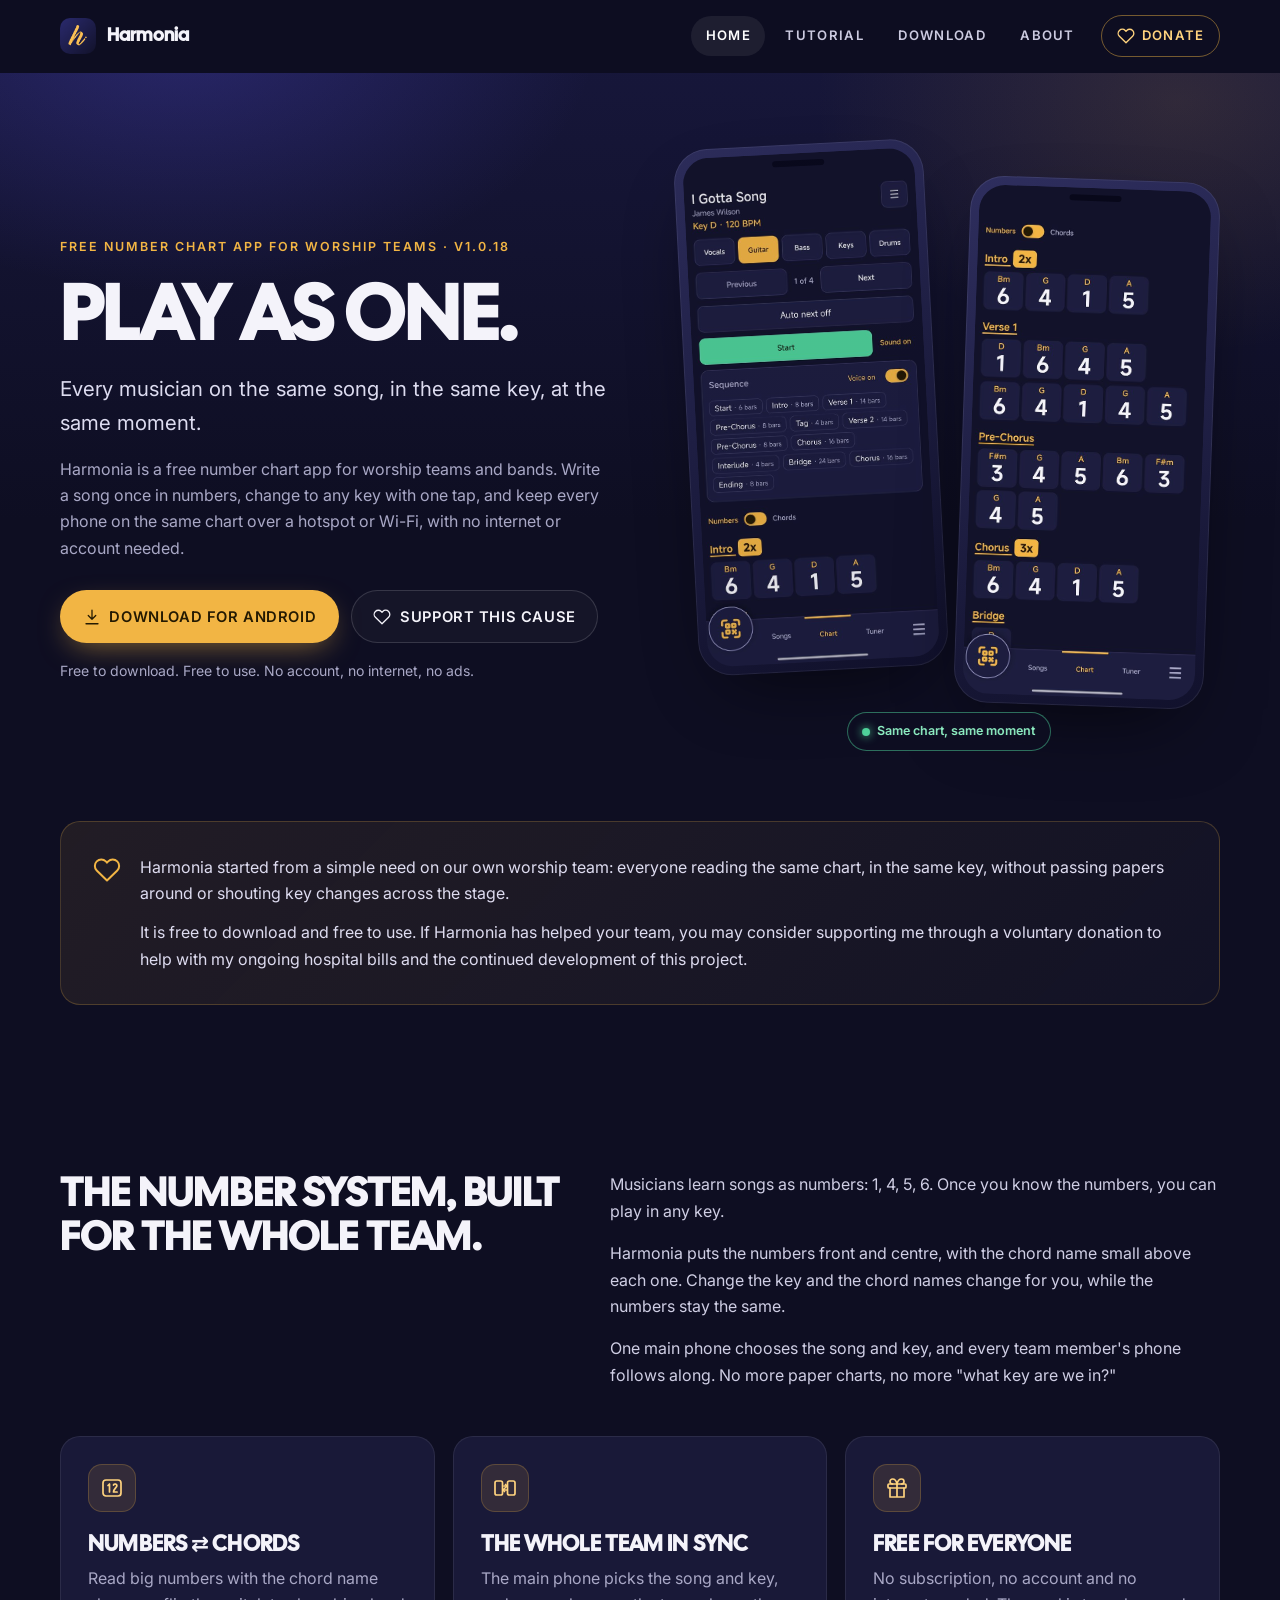
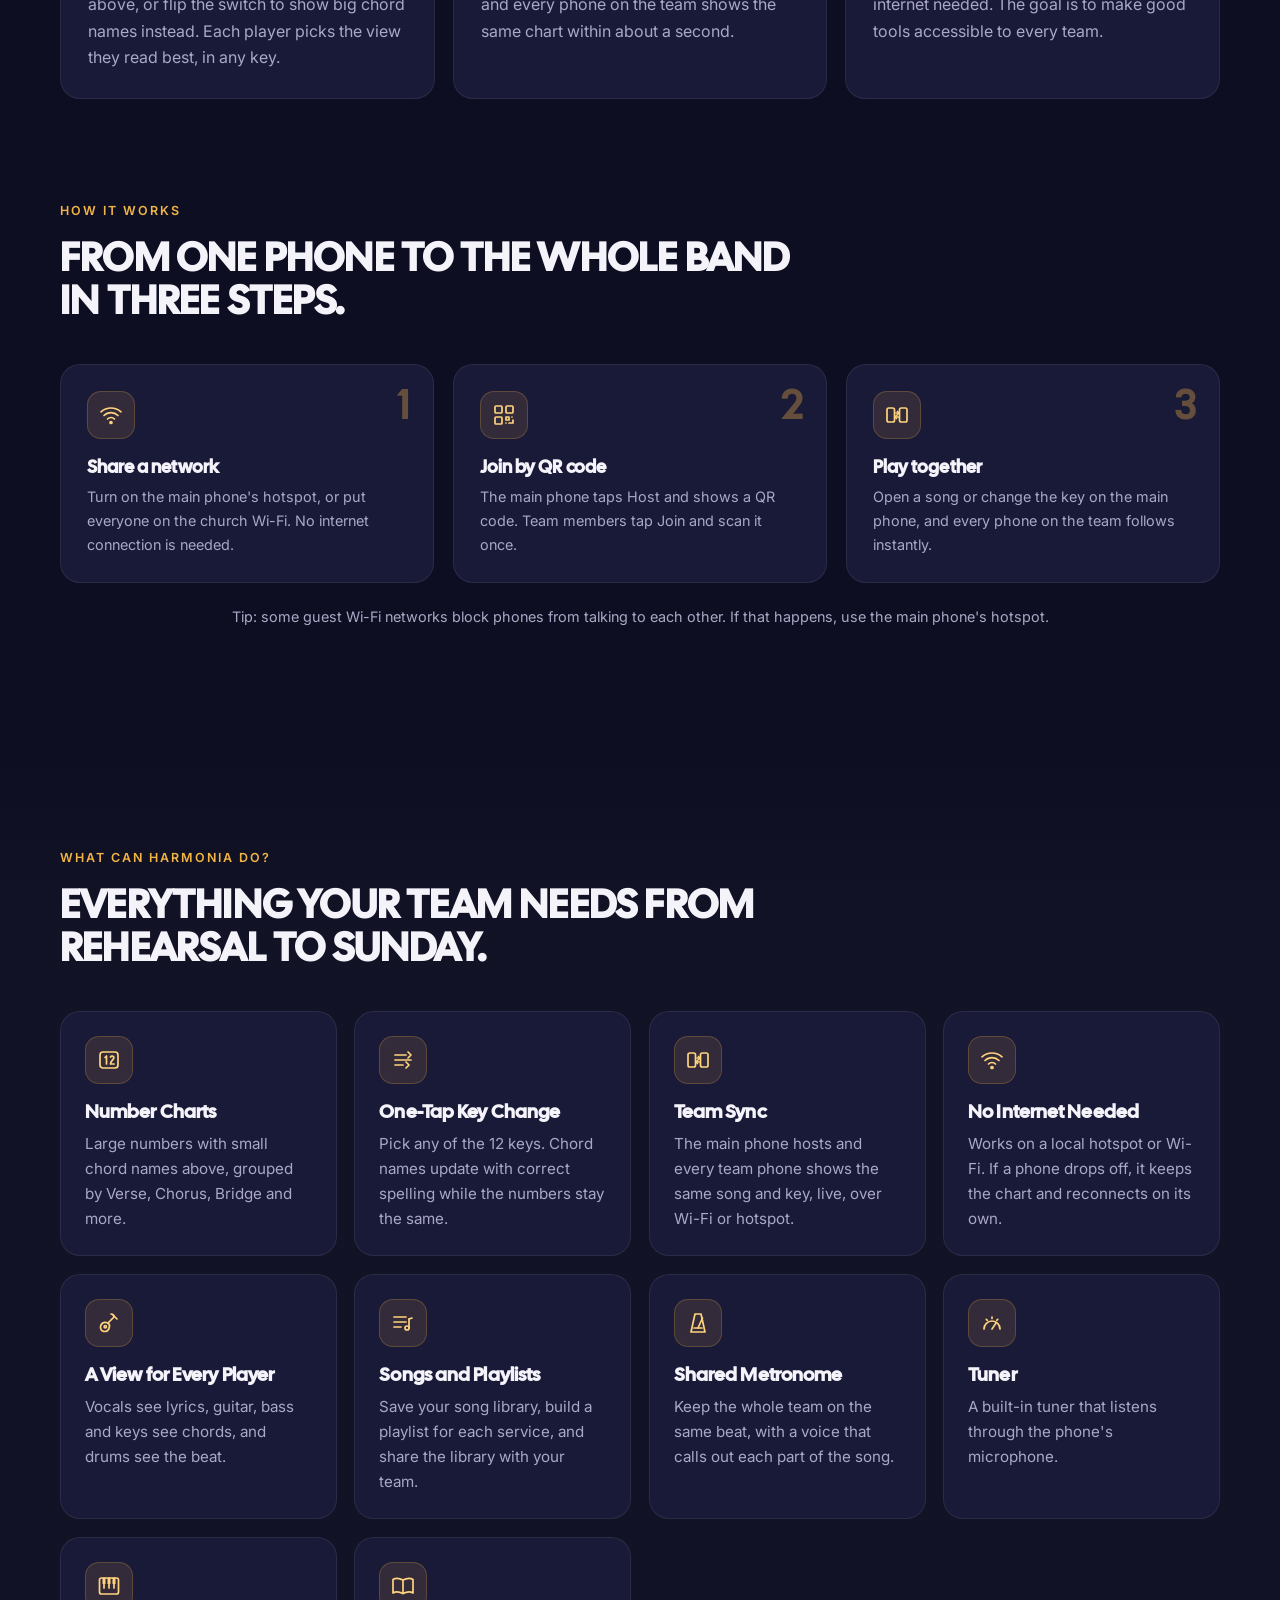
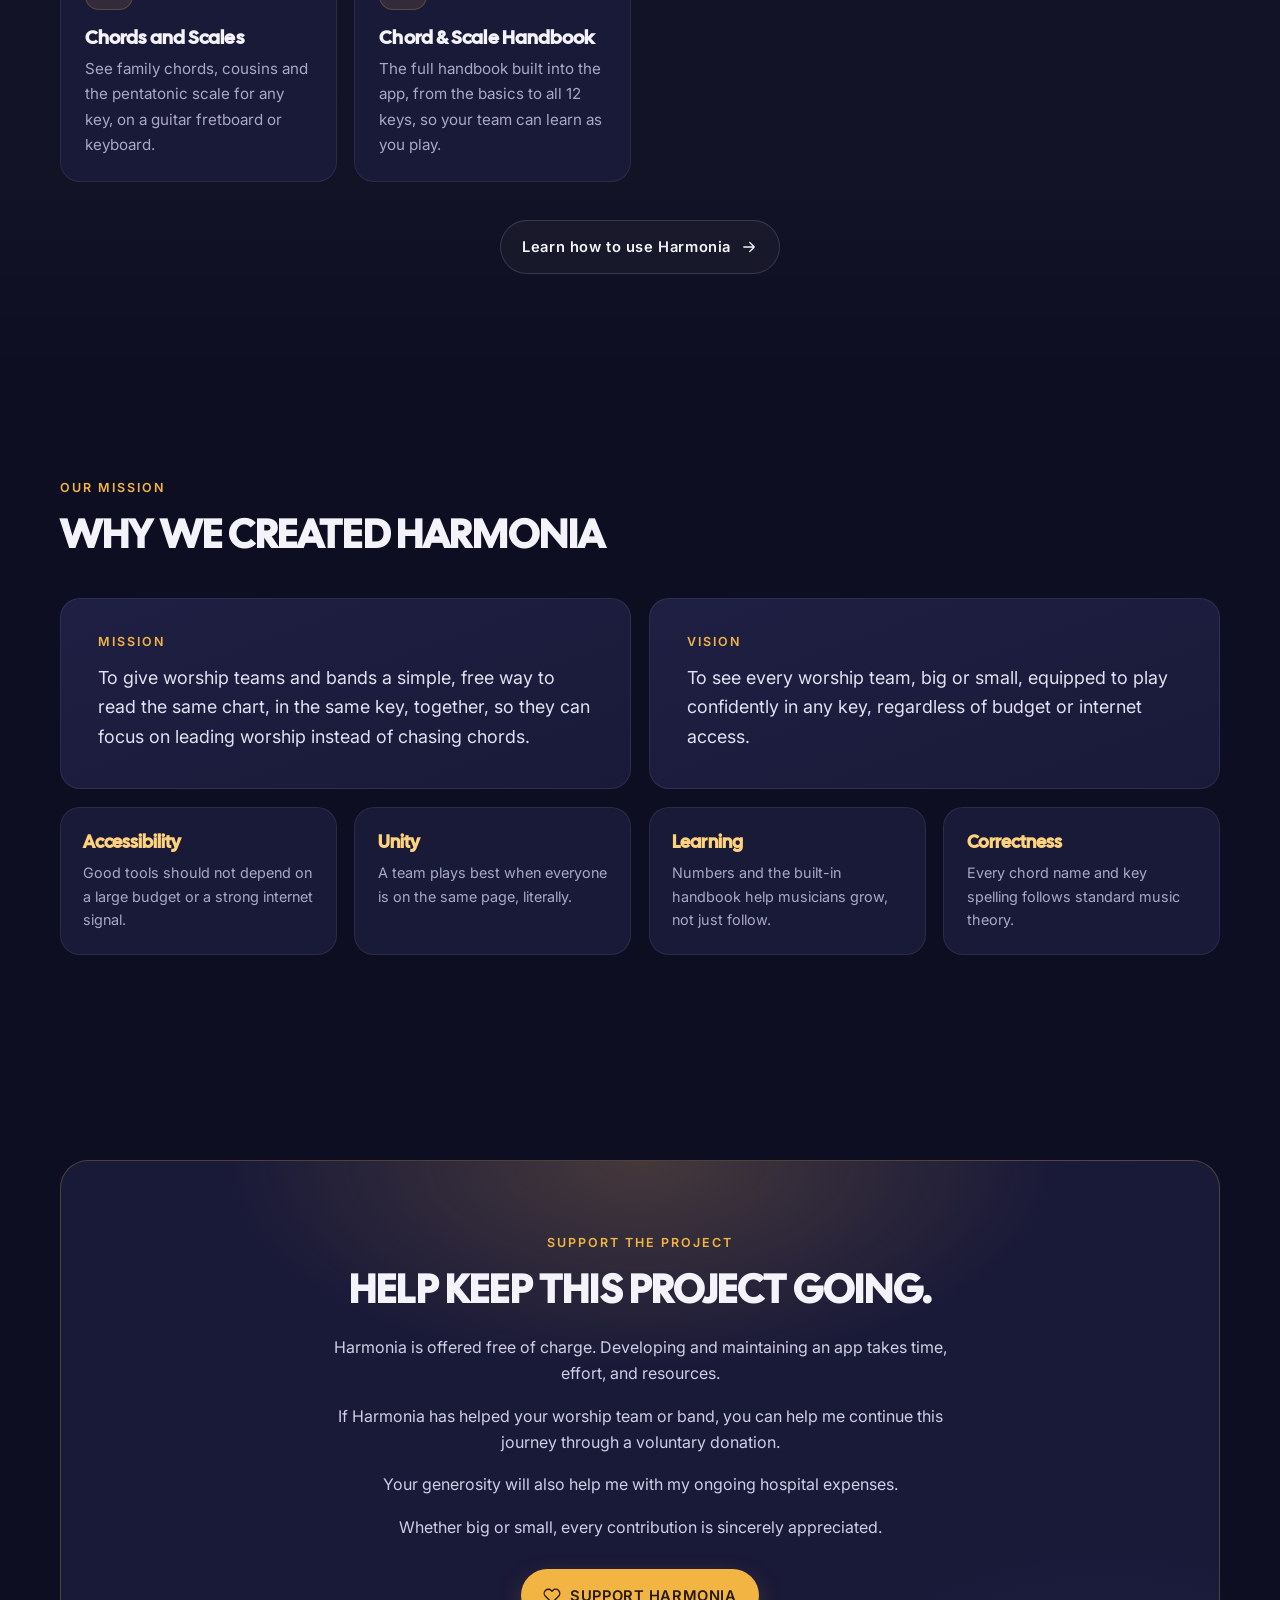
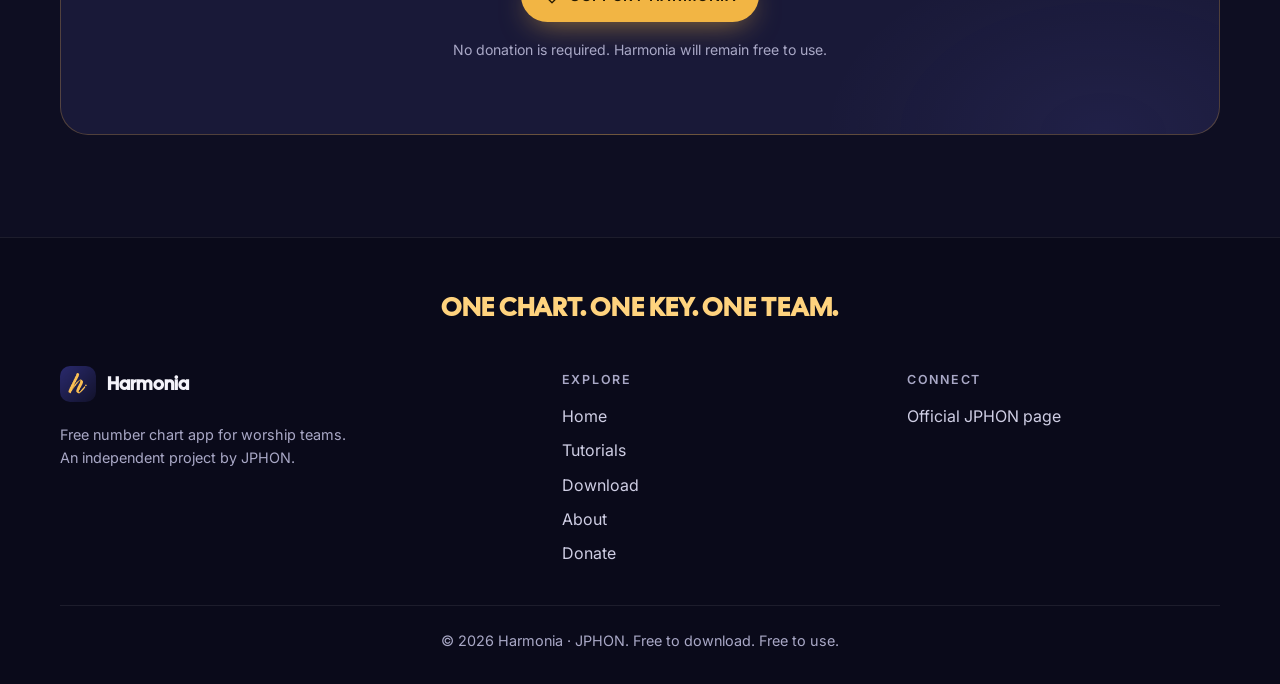
<file: docs/index.html>
<!doctype html>
<html lang="en">
<head>
<meta charset="utf-8">
<meta name="viewport" content="width=device-width, initial-scale=1">
<title>Harmonia — Free Number Chart App for Worship Teams</title>
<meta name="description" content="Harmonia is a free Android number chart app by JPHON. Change key with one tap and keep every phone in your worship team on the same chart, with no internet needed.">
<meta property="og:title" content="Harmonia — Free Number Chart App for Worship Teams">
<meta property="og:description" content="One chart. One key. One team.">
<meta property="og:image" content="assets/img/logo-dark.png">
<meta name="theme-color" content="#0e0e22">
<link rel="icon" href="assets/img/favicon.png">
<link rel="apple-touch-icon" href="assets/img/apple-touch-icon.png">
<link rel="preconnect" href="https://fonts.googleapis.com">
<link rel="preconnect" href="https://fonts.gstatic.com" crossorigin>
<link rel="stylesheet" href="https://fonts.googleapis.com/css2?family=Cal+Sans&family=Inter:wght@400;500;600;700&display=swap">
<link rel="stylesheet" href="assets/css/style.css">
<script src="assets/js/site.js" defer></script>
</head>
<body data-page="home">
<a class="skip-link" href="#main">Skip to content</a>
<header class="site-header">
  <nav class="nav container" aria-label="Main">
    <a class="brand" href="index.html"><img class="logo-img" src="assets/img/logo-dark.png" alt="" width="36" height="36"><span class="brand-name">Harmonia</span></a>
    <button class="nav-toggle" type="button" aria-expanded="false" aria-controls="nav-menu" aria-label="Open menu"><span></span><span></span><span></span></button>
    <ul class="nav-menu" id="nav-menu"><li><a href="index.html" aria-current="page">HOME</a></li><li><a href="tutorial.html">TUTORIAL</a></li><li><a href="download.html">DOWNLOAD</a></li><li><a href="about.html">ABOUT</a></li><li><a class="nav-donate" href="donate.html"><svg class="icon icon-sm" viewBox="0 0 24 24" fill="none" stroke="currentColor" stroke-width="1.8" stroke-linecap="round" stroke-linejoin="round" aria-hidden="true"><path d="M20.8 4.6a5.5 5.5 0 0 0-7.8 0L12 5.7l-1-1.1a5.5 5.5 0 0 0-7.8 7.8L12 21l8.8-8.6a5.5 5.5 0 0 0 0-7.8z"/></svg>DONATE</a></li></ul>
  </nav>
</header>
<main id="main">
  <div class="page-loading" aria-live="polite"><span class="spinner"></span></div>
  <noscript><div class="container section"><p>Please enable JavaScript to view this page.</p></div></noscript>
</main>
<footer class="site-footer" id="site-footer"></footer>
</body>
</html>
</file>
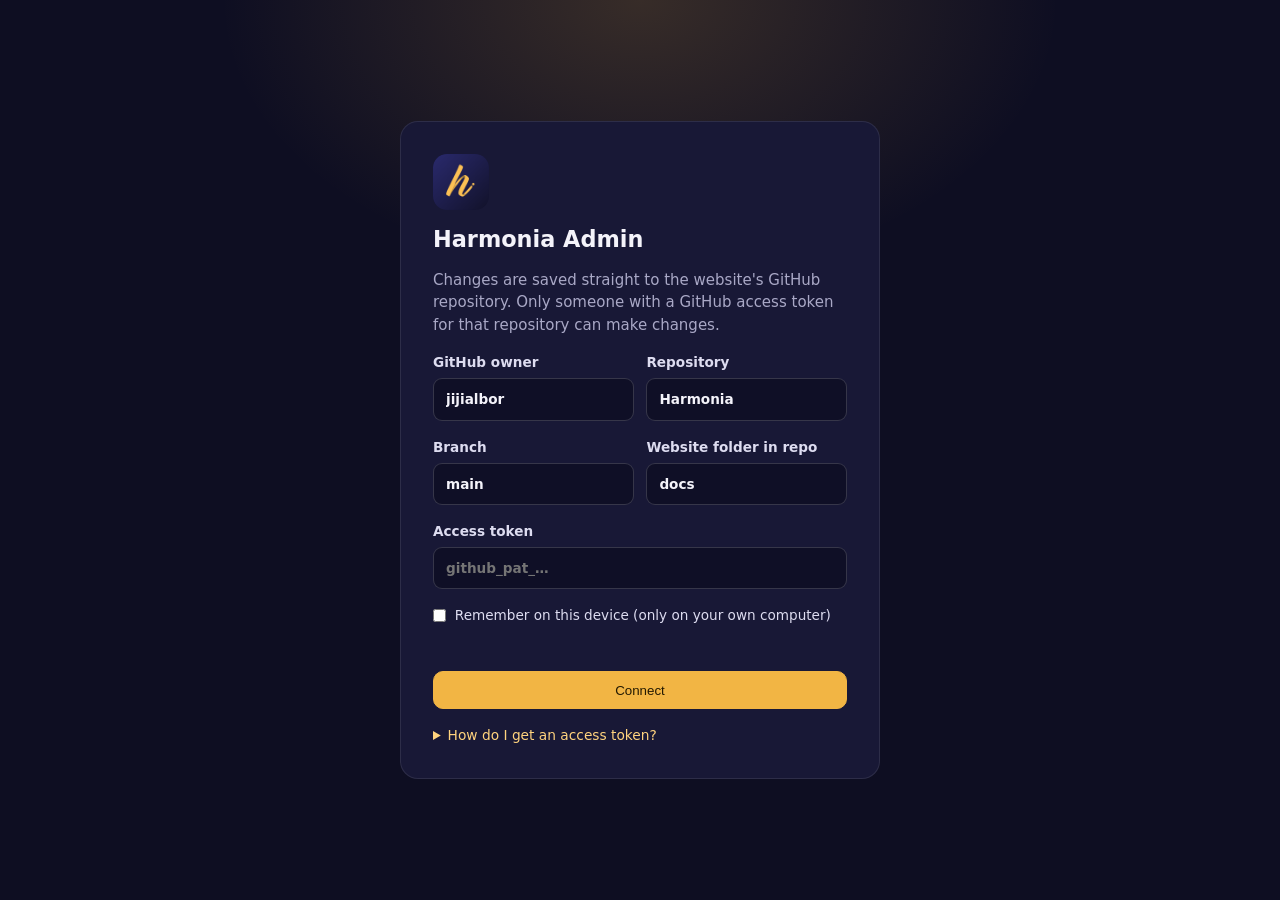
<file: docs/admin/index.html>
<!doctype html>
<html lang="en">
<head>
<meta charset="utf-8">
<meta name="viewport" content="width=device-width, initial-scale=1">
<meta name="robots" content="noindex, nofollow">
<title>Admin — Harmonia Website</title>
<link rel="icon" href="../assets/img/favicon.png">
<link rel="stylesheet" href="admin.css">
<script src="admin.js" defer></script>
</head>
<body>

<!-- CONNECT SCREEN -->
<section id="connect" class="connect" hidden>
  <form id="connect-form" class="connect-card" autocomplete="off">
    <img src="../assets/img/logo-dark.png" alt="" width="56" height="56" class="connect-logo">
    <h1>Harmonia Admin</h1>
    <p class="muted">Changes are saved straight to the website's GitHub repository. Only someone with a GitHub access token for that repository can make changes.</p>

    <div class="row2">
      <label>GitHub owner<input name="owner" required value="jijialbor"></label>
      <label>Repository<input name="repo" required value="Harmonia"></label>
    </div>
    <div class="row2">
      <label>Branch<input name="branch" required value="main"></label>
      <label>Website folder in repo<input name="folder" value="docs" placeholder="leave empty if root"></label>
    </div>
    <label>Access token
      <input name="token" type="password" required placeholder="github_pat_…" autocomplete="off" spellcheck="false">
    </label>
    <label class="check"><input type="checkbox" name="remember"> Remember on this device (only on your own computer)</label>
    <p class="error" id="connect-error" role="alert"></p>
    <button class="btn btn-primary btn-block" type="submit">Connect</button>
    <details class="help">
      <summary>How do I get an access token?</summary>
      <ol>
        <li>On GitHub, open <b>Settings → Developer settings → Personal access tokens → Fine-grained tokens</b>.</li>
        <li>Click <b>Generate new token</b>. Under <b>Repository access</b>, choose <b>Only select repositories</b> and pick this website's repository.</li>
        <li>Under <b>Permissions → Repository permissions</b>, set <b>Contents</b> to <b>Read and write</b>. Nothing else is needed.</li>
        <li>Generate, copy the token, and paste it here. Never share it or put it inside the website files.</li>
      </ol>
    </details>
  </form>
</section>

<!-- EDITOR -->
<div id="app" class="app" hidden>
  <aside class="sidebar">
    <div class="side-brand"><img src="../assets/img/logo-dark.png" alt="" width="32" height="32"><span>Harmonia Admin</span></div>
    <nav id="tabs" class="tabs" aria-label="Sections"></nav>
    <div class="side-foot">
      <a id="view-site" class="side-link" href="../index.html" target="_blank" rel="noopener">View website ↗</a>
      <button id="logout" class="side-link" type="button">Sign out</button>
    </div>
  </aside>
  <div class="workspace">
    <header class="topbar">
      <div>
        <h1 id="tab-title">Dashboard</h1>
        <p id="repo-label" class="muted small"></p>
      </div>
      <div class="top-actions">
        <span id="dirty" class="dirty" hidden>Unsaved changes</span>
        <button id="save" class="btn btn-primary" type="button" disabled>Save &amp; publish</button>
      </div>
    </header>
    <div id="status" class="status" role="status" aria-live="polite" hidden></div>
    <main id="editor" class="editor"></main>
  </div>
</div>

<div id="loading" class="loading"><span class="spinner"></span></div>
</body>
</html>
</file>
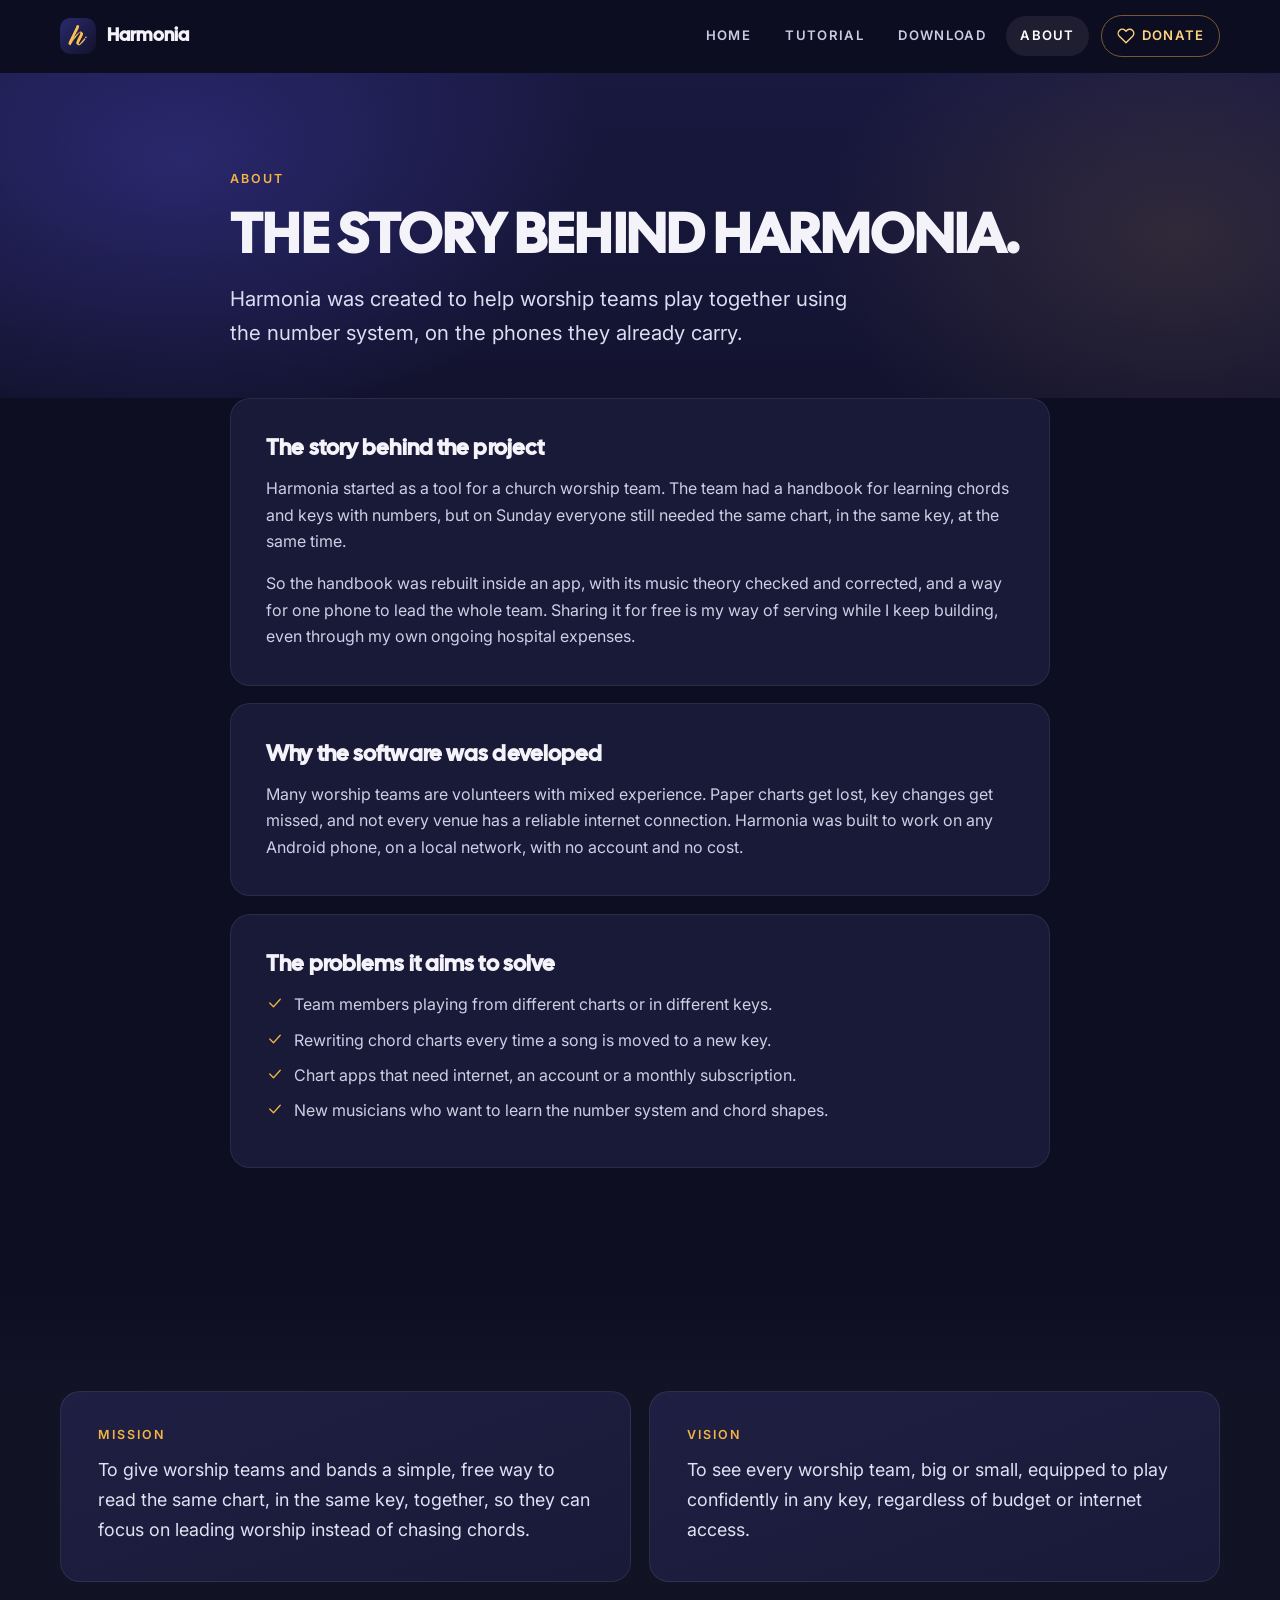
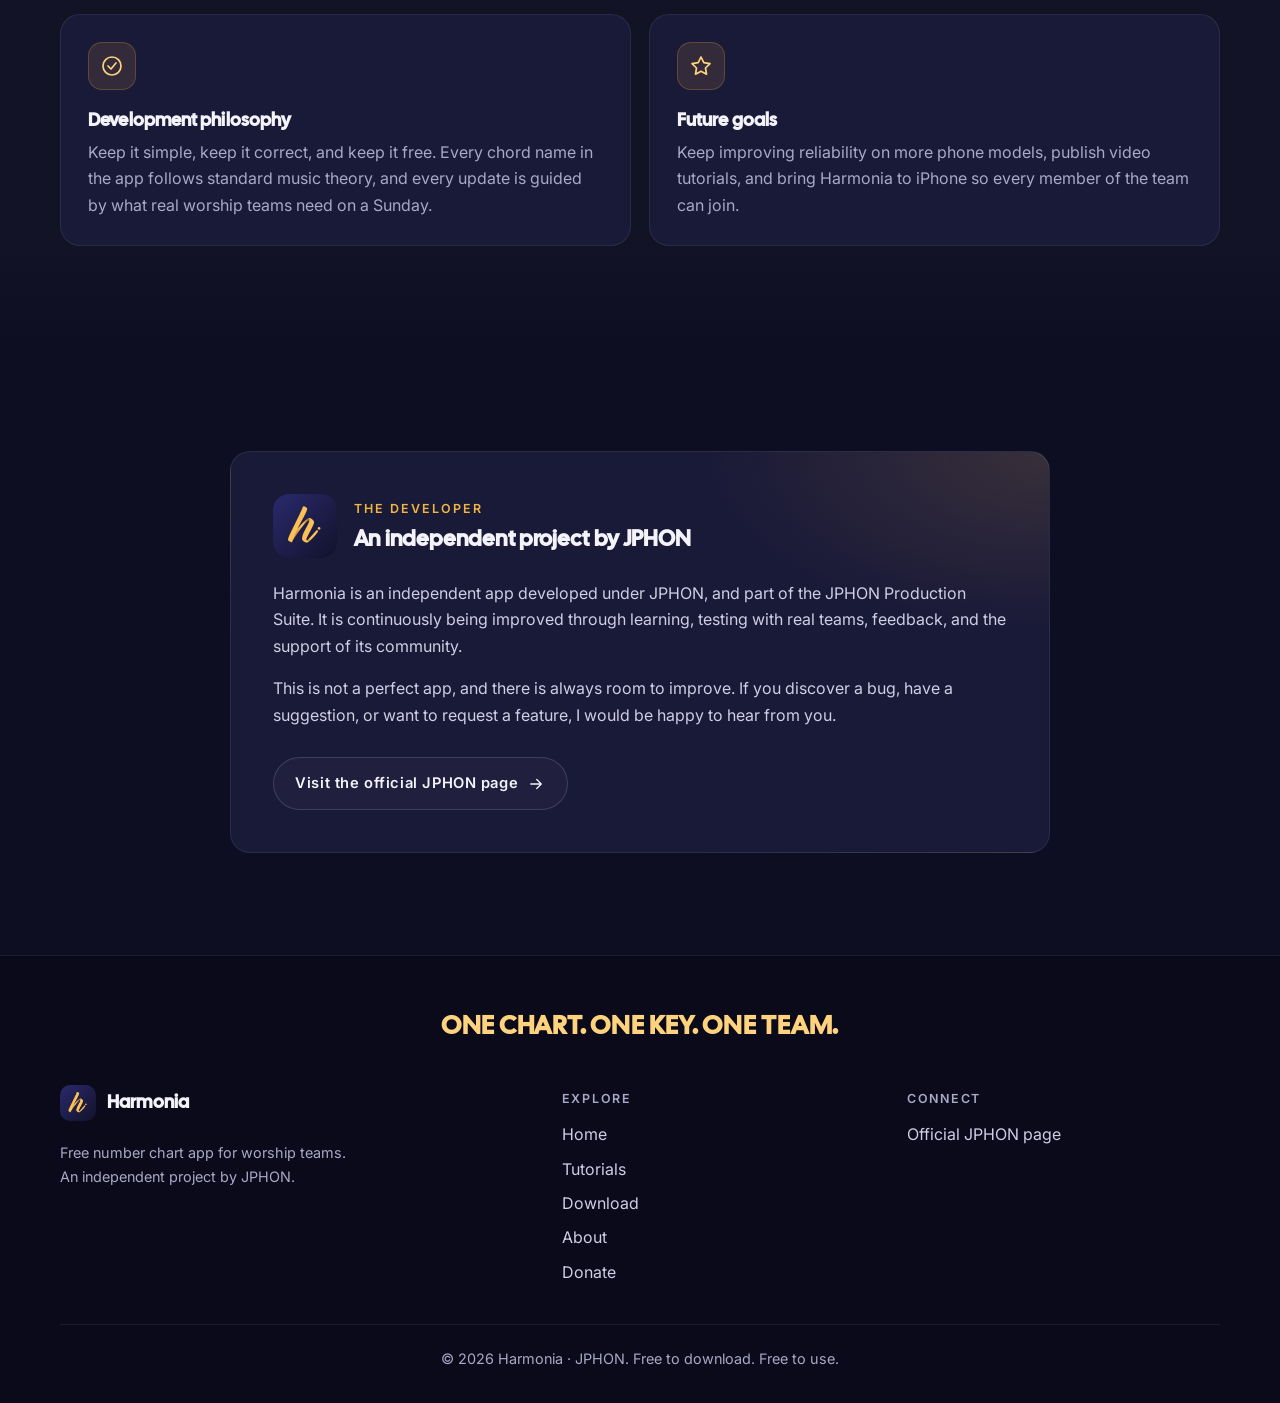
<file: docs/about.html>
<!doctype html>
<html lang="en">
<head>
<meta charset="utf-8">
<meta name="viewport" content="width=device-width, initial-scale=1">
<title>About — Harmonia</title>
<meta name="description" content="Harmonia is a free Android number chart app by JPHON. Change key with one tap and keep every phone in your worship team on the same chart, with no internet needed.">
<meta property="og:title" content="About — Harmonia">
<meta property="og:description" content="One chart. One key. One team.">
<meta property="og:image" content="assets/img/logo-dark.png">
<meta name="theme-color" content="#0e0e22">
<link rel="icon" href="assets/img/favicon.png">
<link rel="apple-touch-icon" href="assets/img/apple-touch-icon.png">
<link rel="preconnect" href="https://fonts.googleapis.com">
<link rel="preconnect" href="https://fonts.gstatic.com" crossorigin>
<link rel="stylesheet" href="https://fonts.googleapis.com/css2?family=Cal+Sans&family=Inter:wght@400;500;600;700&display=swap">
<link rel="stylesheet" href="assets/css/style.css">
<script src="assets/js/site.js" defer></script>
</head>
<body data-page="about">
<a class="skip-link" href="#main">Skip to content</a>
<header class="site-header">
  <nav class="nav container" aria-label="Main">
    <a class="brand" href="index.html"><img class="logo-img" src="assets/img/logo-dark.png" alt="" width="36" height="36"><span class="brand-name">Harmonia</span></a>
    <button class="nav-toggle" type="button" aria-expanded="false" aria-controls="nav-menu" aria-label="Open menu"><span></span><span></span><span></span></button>
    <ul class="nav-menu" id="nav-menu"><li><a href="index.html">HOME</a></li><li><a href="tutorial.html">TUTORIAL</a></li><li><a href="download.html">DOWNLOAD</a></li><li><a href="about.html" aria-current="page">ABOUT</a></li><li><a class="nav-donate" href="donate.html"><svg class="icon icon-sm" viewBox="0 0 24 24" fill="none" stroke="currentColor" stroke-width="1.8" stroke-linecap="round" stroke-linejoin="round" aria-hidden="true"><path d="M20.8 4.6a5.5 5.5 0 0 0-7.8 0L12 5.7l-1-1.1a5.5 5.5 0 0 0-7.8 7.8L12 21l8.8-8.6a5.5 5.5 0 0 0 0-7.8z"/></svg>DONATE</a></li></ul>
  </nav>
</header>
<main id="main">
  <div class="page-loading" aria-live="polite"><span class="spinner"></span></div>
  <noscript><div class="container section"><p>Please enable JavaScript to view this page.</p></div></noscript>
</main>
<footer class="site-footer" id="site-footer"></footer>
</body>
</html>
</file>
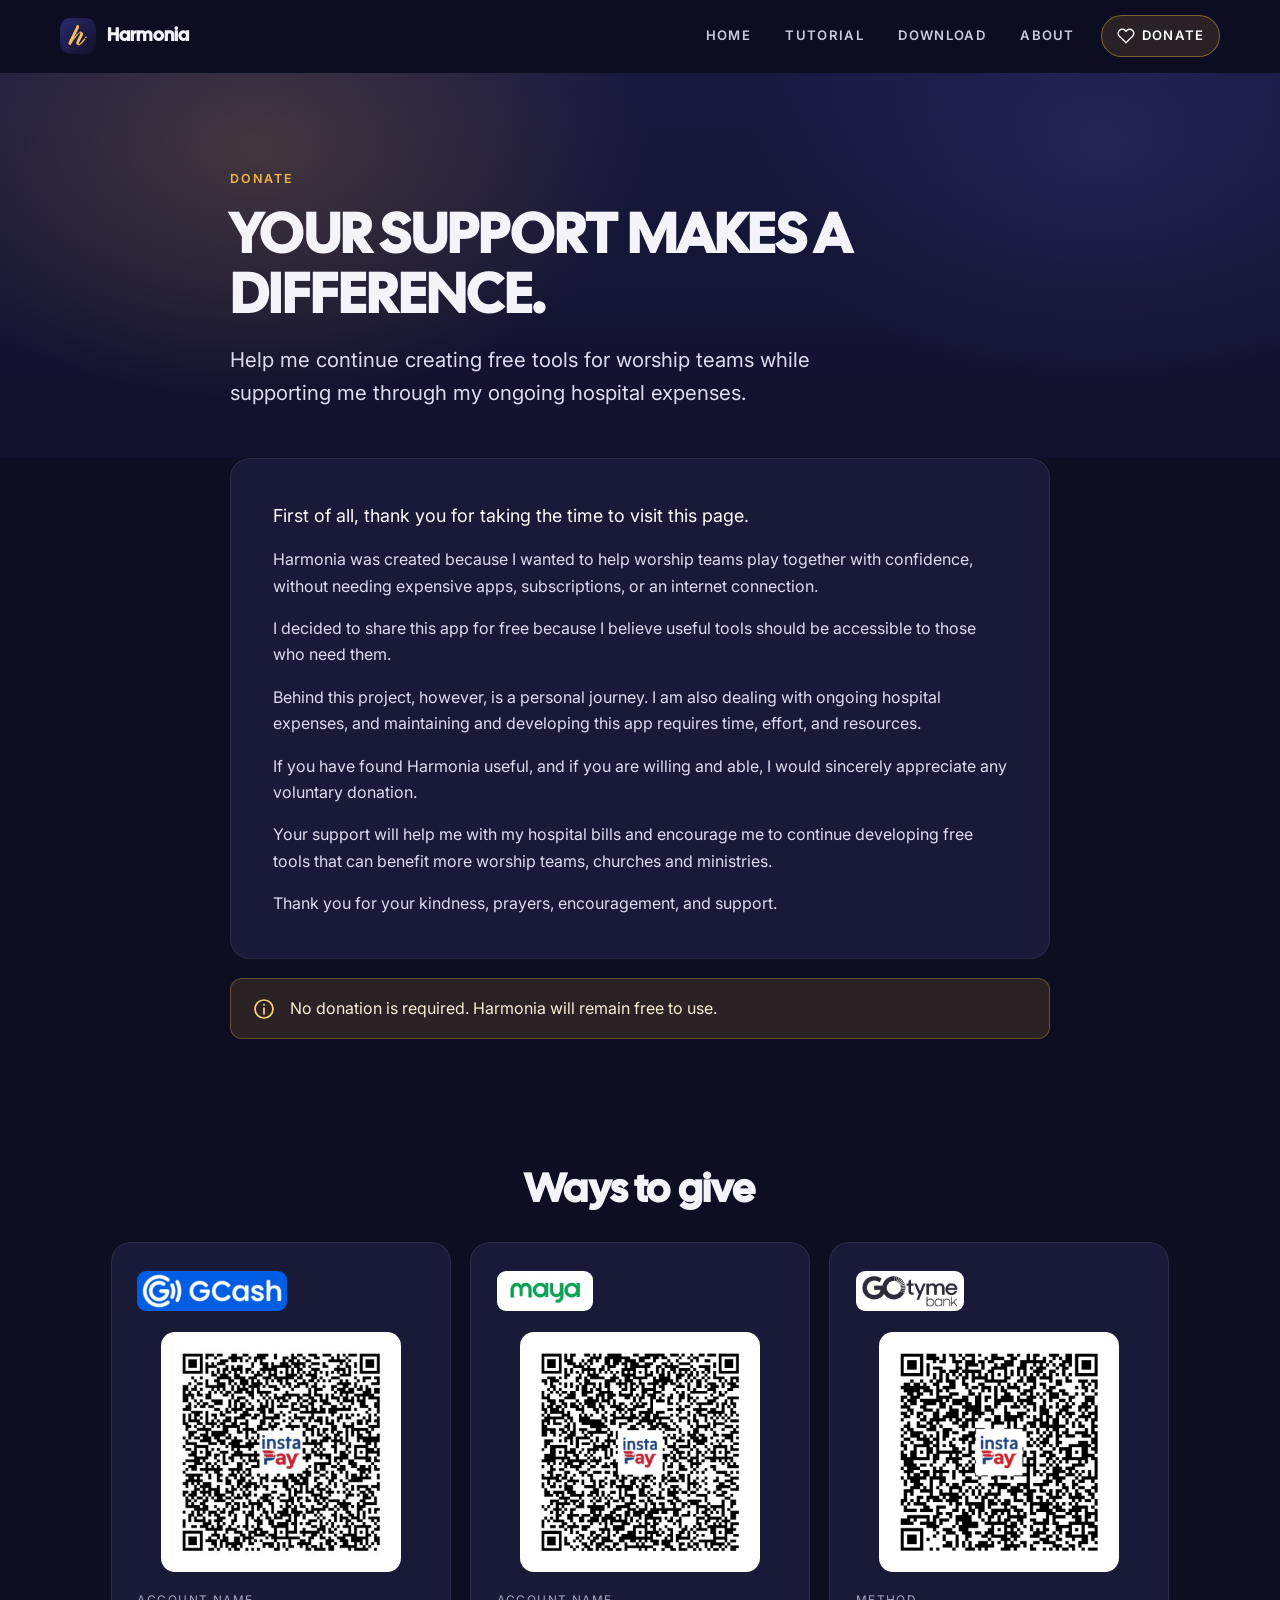
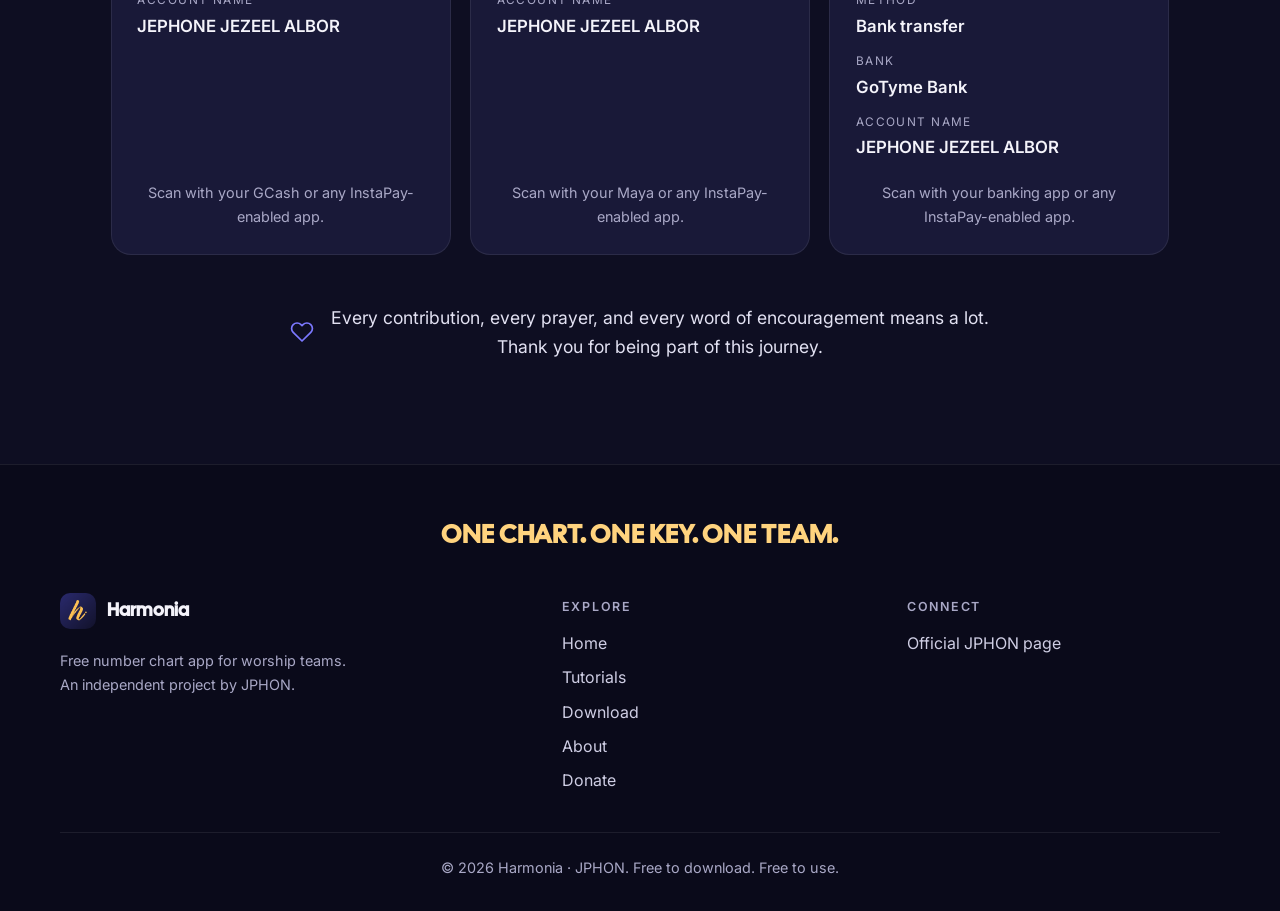
<file: docs/donate.html>
<!doctype html>
<html lang="en">
<head>
<meta charset="utf-8">
<meta name="viewport" content="width=device-width, initial-scale=1">
<title>Donate — Harmonia</title>
<meta name="description" content="Harmonia is a free Android number chart app by JPHON. Change key with one tap and keep every phone in your worship team on the same chart, with no internet needed.">
<meta property="og:title" content="Donate — Harmonia">
<meta property="og:description" content="One chart. One key. One team.">
<meta property="og:image" content="assets/img/logo-dark.png">
<meta name="theme-color" content="#0e0e22">
<link rel="icon" href="assets/img/favicon.png">
<link rel="apple-touch-icon" href="assets/img/apple-touch-icon.png">
<link rel="preconnect" href="https://fonts.googleapis.com">
<link rel="preconnect" href="https://fonts.gstatic.com" crossorigin>
<link rel="stylesheet" href="https://fonts.googleapis.com/css2?family=Cal+Sans&family=Inter:wght@400;500;600;700&display=swap">
<link rel="stylesheet" href="assets/css/style.css">
<script src="assets/js/site.js" defer></script>
</head>
<body data-page="donate">
<a class="skip-link" href="#main">Skip to content</a>
<header class="site-header">
  <nav class="nav container" aria-label="Main">
    <a class="brand" href="index.html"><img class="logo-img" src="assets/img/logo-dark.png" alt="" width="36" height="36"><span class="brand-name">Harmonia</span></a>
    <button class="nav-toggle" type="button" aria-expanded="false" aria-controls="nav-menu" aria-label="Open menu"><span></span><span></span><span></span></button>
    <ul class="nav-menu" id="nav-menu"><li><a href="index.html">HOME</a></li><li><a href="tutorial.html">TUTORIAL</a></li><li><a href="download.html">DOWNLOAD</a></li><li><a href="about.html">ABOUT</a></li><li><a class="nav-donate" href="donate.html" aria-current="page"><svg class="icon icon-sm" viewBox="0 0 24 24" fill="none" stroke="currentColor" stroke-width="1.8" stroke-linecap="round" stroke-linejoin="round" aria-hidden="true"><path d="M20.8 4.6a5.5 5.5 0 0 0-7.8 0L12 5.7l-1-1.1a5.5 5.5 0 0 0-7.8 7.8L12 21l8.8-8.6a5.5 5.5 0 0 0 0-7.8z"/></svg>DONATE</a></li></ul>
  </nav>
</header>
<main id="main">
  <div class="page-loading" aria-live="polite"><span class="spinner"></span></div>
  <noscript><div class="container section"><p>Please enable JavaScript to view this page.</p></div></noscript>
</main>
<footer class="site-footer" id="site-footer"></footer>
</body>
</html>
</file>
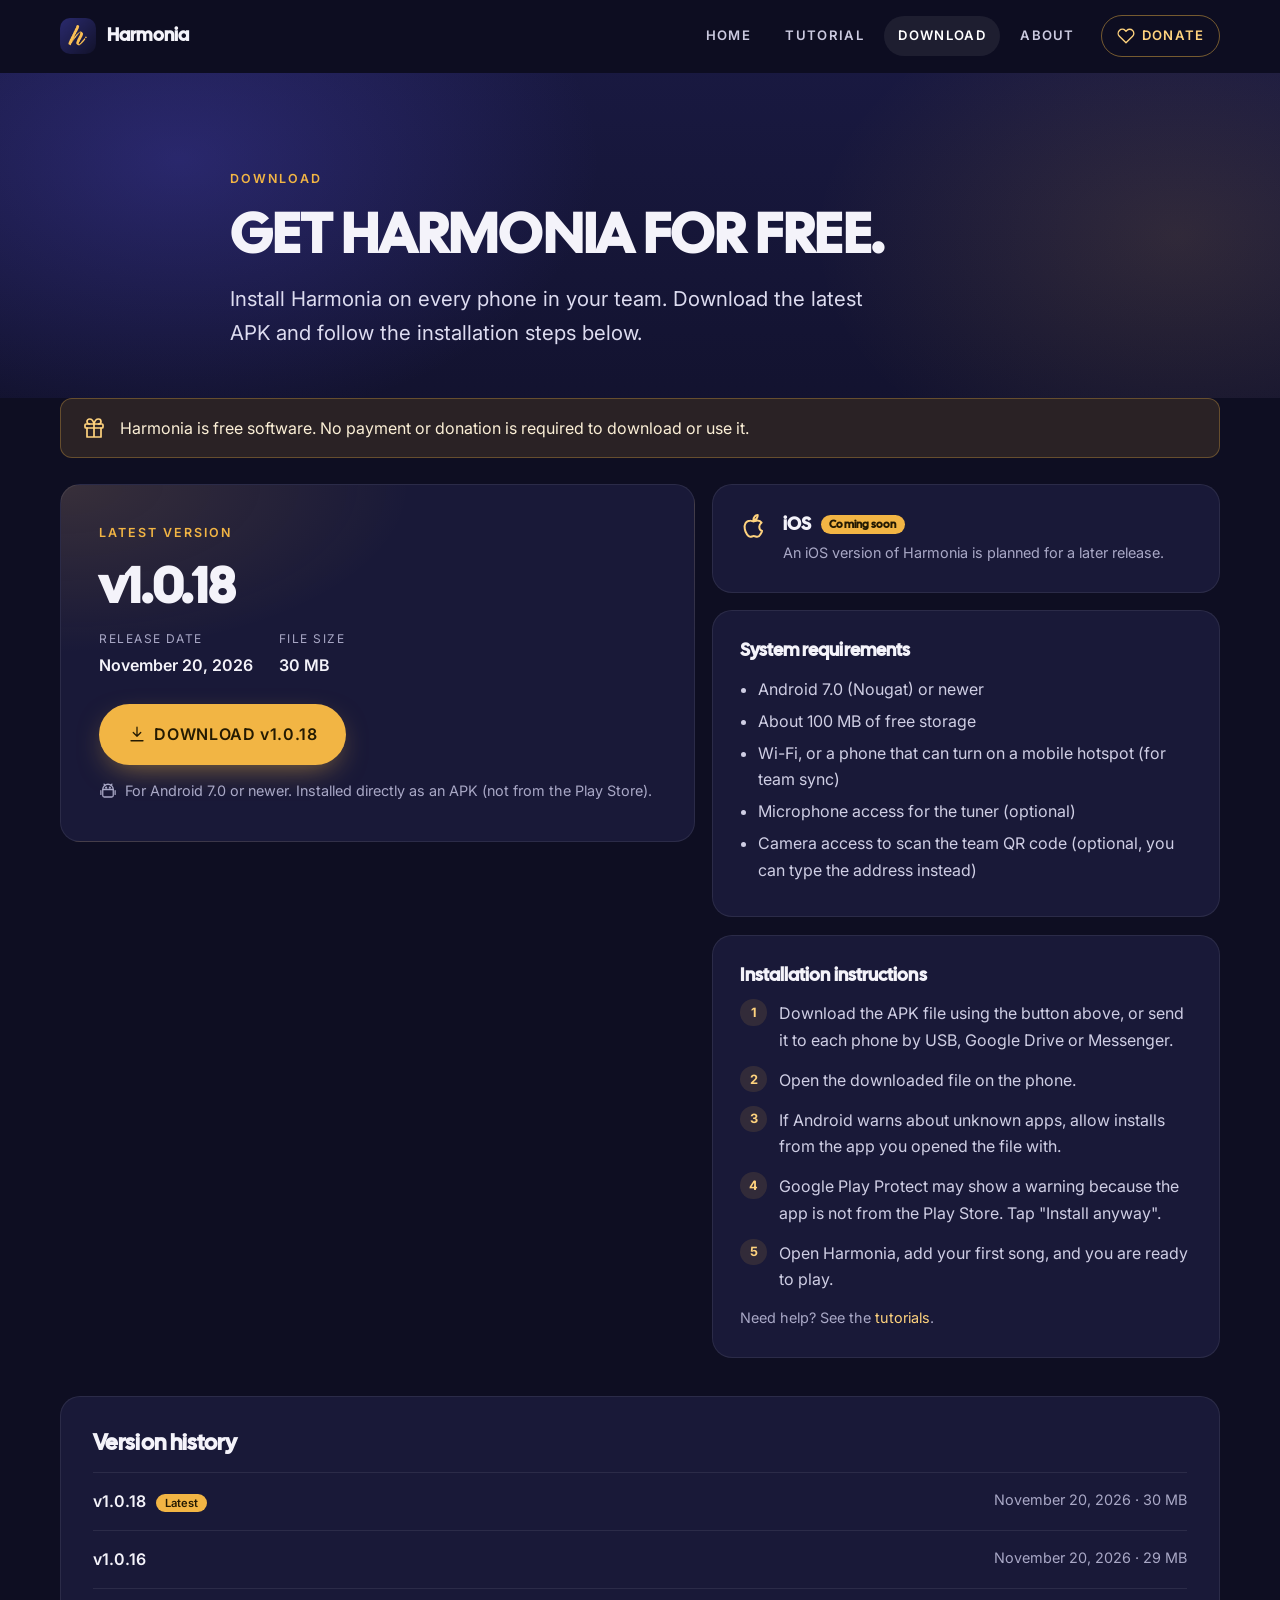
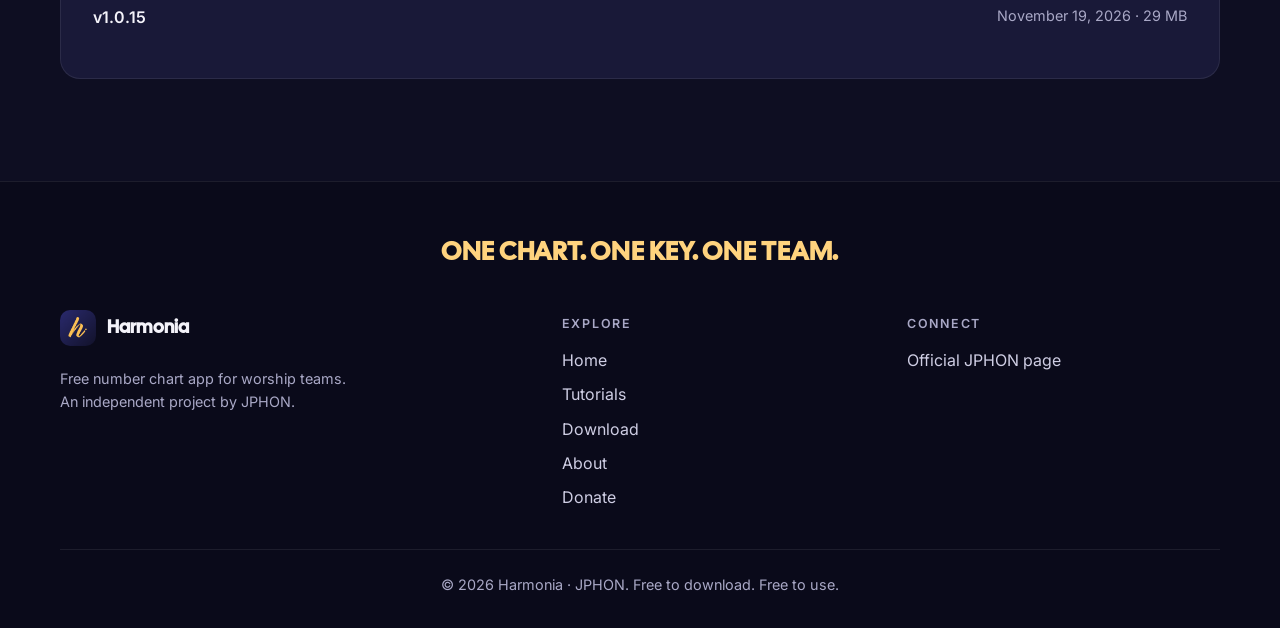
<file: docs/download.html>
<!doctype html>
<html lang="en">
<head>
<meta charset="utf-8">
<meta name="viewport" content="width=device-width, initial-scale=1">
<title>Download — Harmonia</title>
<meta name="description" content="Harmonia is a free Android number chart app by JPHON. Change key with one tap and keep every phone in your worship team on the same chart, with no internet needed.">
<meta property="og:title" content="Download — Harmonia">
<meta property="og:description" content="One chart. One key. One team.">
<meta property="og:image" content="assets/img/logo-dark.png">
<meta name="theme-color" content="#0e0e22">
<link rel="icon" href="assets/img/favicon.png">
<link rel="apple-touch-icon" href="assets/img/apple-touch-icon.png">
<link rel="preconnect" href="https://fonts.googleapis.com">
<link rel="preconnect" href="https://fonts.gstatic.com" crossorigin>
<link rel="stylesheet" href="https://fonts.googleapis.com/css2?family=Cal+Sans&family=Inter:wght@400;500;600;700&display=swap">
<link rel="stylesheet" href="assets/css/style.css">
<script src="assets/js/site.js" defer></script>
</head>
<body data-page="download">
<a class="skip-link" href="#main">Skip to content</a>
<header class="site-header">
  <nav class="nav container" aria-label="Main">
    <a class="brand" href="index.html"><img class="logo-img" src="assets/img/logo-dark.png" alt="" width="36" height="36"><span class="brand-name">Harmonia</span></a>
    <button class="nav-toggle" type="button" aria-expanded="false" aria-controls="nav-menu" aria-label="Open menu"><span></span><span></span><span></span></button>
    <ul class="nav-menu" id="nav-menu"><li><a href="index.html">HOME</a></li><li><a href="tutorial.html">TUTORIAL</a></li><li><a href="download.html" aria-current="page">DOWNLOAD</a></li><li><a href="about.html">ABOUT</a></li><li><a class="nav-donate" href="donate.html"><svg class="icon icon-sm" viewBox="0 0 24 24" fill="none" stroke="currentColor" stroke-width="1.8" stroke-linecap="round" stroke-linejoin="round" aria-hidden="true"><path d="M20.8 4.6a5.5 5.5 0 0 0-7.8 0L12 5.7l-1-1.1a5.5 5.5 0 0 0-7.8 7.8L12 21l8.8-8.6a5.5 5.5 0 0 0 0-7.8z"/></svg>DONATE</a></li></ul>
  </nav>
</header>
<main id="main">
  <div class="page-loading" aria-live="polite"><span class="spinner"></span></div>
  <noscript><div class="container section"><p>Please enable JavaScript to view this page.</p></div></noscript>
</main>
<footer class="site-footer" id="site-footer"></footer>
</body>
</html>
</file>
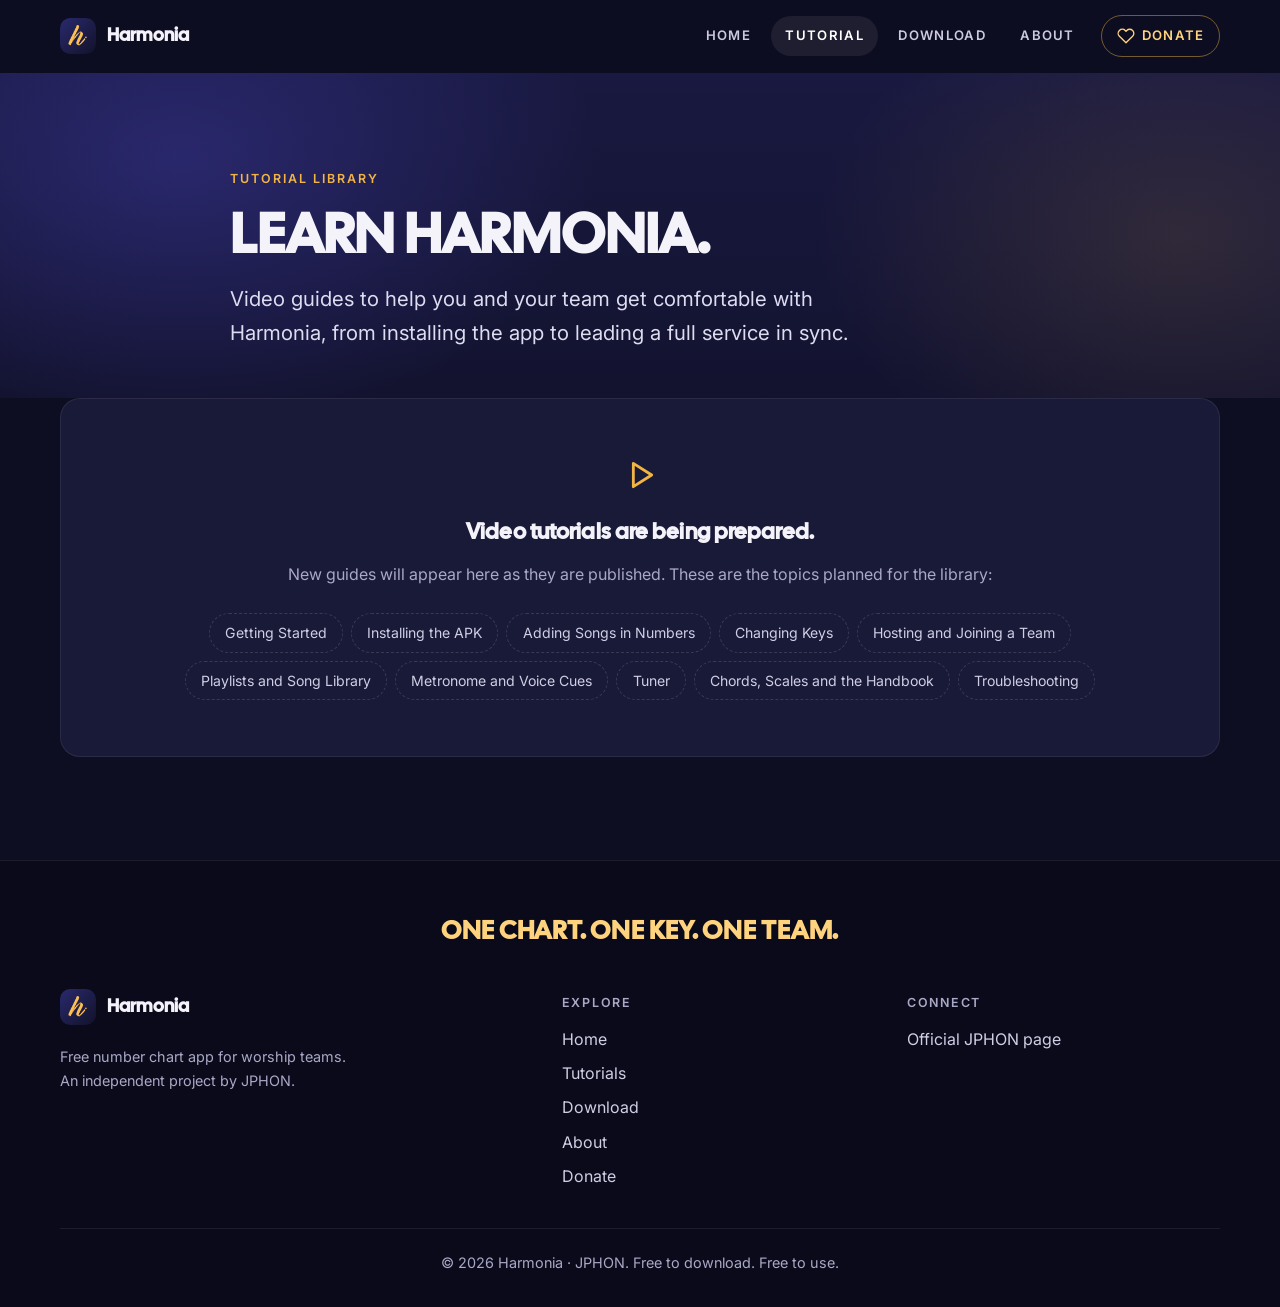
<file: docs/tutorial.html>
<!doctype html>
<html lang="en">
<head>
<meta charset="utf-8">
<meta name="viewport" content="width=device-width, initial-scale=1">
<title>Tutorials — Harmonia</title>
<meta name="description" content="Harmonia is a free Android number chart app by JPHON. Change key with one tap and keep every phone in your worship team on the same chart, with no internet needed.">
<meta property="og:title" content="Tutorials — Harmonia">
<meta property="og:description" content="One chart. One key. One team.">
<meta property="og:image" content="assets/img/logo-dark.png">
<meta name="theme-color" content="#0e0e22">
<link rel="icon" href="assets/img/favicon.png">
<link rel="apple-touch-icon" href="assets/img/apple-touch-icon.png">
<link rel="preconnect" href="https://fonts.googleapis.com">
<link rel="preconnect" href="https://fonts.gstatic.com" crossorigin>
<link rel="stylesheet" href="https://fonts.googleapis.com/css2?family=Cal+Sans&family=Inter:wght@400;500;600;700&display=swap">
<link rel="stylesheet" href="assets/css/style.css">
<script src="assets/js/site.js" defer></script>
</head>
<body data-page="tutorial">
<a class="skip-link" href="#main">Skip to content</a>
<header class="site-header">
  <nav class="nav container" aria-label="Main">
    <a class="brand" href="index.html"><img class="logo-img" src="assets/img/logo-dark.png" alt="" width="36" height="36"><span class="brand-name">Harmonia</span></a>
    <button class="nav-toggle" type="button" aria-expanded="false" aria-controls="nav-menu" aria-label="Open menu"><span></span><span></span><span></span></button>
    <ul class="nav-menu" id="nav-menu"><li><a href="index.html">HOME</a></li><li><a href="tutorial.html" aria-current="page">TUTORIAL</a></li><li><a href="download.html">DOWNLOAD</a></li><li><a href="about.html">ABOUT</a></li><li><a class="nav-donate" href="donate.html"><svg class="icon icon-sm" viewBox="0 0 24 24" fill="none" stroke="currentColor" stroke-width="1.8" stroke-linecap="round" stroke-linejoin="round" aria-hidden="true"><path d="M20.8 4.6a5.5 5.5 0 0 0-7.8 0L12 5.7l-1-1.1a5.5 5.5 0 0 0-7.8 7.8L12 21l8.8-8.6a5.5 5.5 0 0 0 0-7.8z"/></svg>DONATE</a></li></ul>
  </nav>
</header>
<main id="main">
  <div class="page-loading" aria-live="polite"><span class="spinner"></span></div>
  <noscript><div class="container section"><p>Please enable JavaScript to view this page.</p></div></noscript>
</main>
<footer class="site-footer" id="site-footer"></footer>
</body>
</html>
</file>
<file: docs/assets/css/style.css>
/* JPHON Harmonia website — colors taken from the Harmonia app (navy + gold). */
:root {
  --bg: #0e0e22;
  --bg-2: #12122b;
  --surface: #191938;
  --surface-2: #1f1f43;
  --line: rgba(255, 255, 255, 0.08);
  --line-strong: rgba(255, 255, 255, 0.14);
  --text: #f4f3fa;
  --muted: #a9a8c6;
  --accent: #f2b544;
  --accent-soft: #ffd37e;
  --accent-deep: #c98b1f;
  --accent-tint: rgba(242, 181, 68, 0.12);
  --warm: #7b78ff;
  --radius: 20px;
  --radius-sm: 12px;
  --shadow: 0 30px 80px -30px rgba(0, 0, 0, 0.7);
  --font-display: 'Cal Sans', 'Inter', system-ui, sans-serif;
  --font-body: 'Inter', system-ui, -apple-system, 'Segoe UI', Roboto, sans-serif;
  --container: 1160px;
}

*, *::before, *::after { box-sizing: border-box; }
html { scroll-behavior: smooth; -webkit-text-size-adjust: 100%; }
body {
  margin: 0; background: var(--bg); color: var(--text);
  font: 400 16px/1.65 var(--font-body);
  -webkit-font-smoothing: antialiased;
}
img { max-width: 100%; display: block; }
a { color: var(--accent-soft); text-decoration: none; }
a:hover { color: #fff; }
button { font: inherit; }
:focus-visible { outline: 2px solid var(--accent); outline-offset: 3px; border-radius: 6px; }
[hidden] { display: none !important; }
.skip-link { position: absolute; left: -999px; top: 8px; background: var(--accent); color: #241a02; padding: 8px 14px; border-radius: 8px; z-index: 100; }
.skip-link:focus { left: 12px; }

.container { width: min(100% - 40px, var(--container)); margin-inline: auto; }
.container.narrow { width: min(100% - 40px, 820px); }
.center { text-align: center; }
.muted { color: var(--muted); }
.small { font-size: 0.9rem; }
.mono { font-family: ui-monospace, 'Cascadia Mono', Consolas, monospace; letter-spacing: 0.03em; }
.mt { margin-top: 1.4rem; }
.mt-lg { margin-top: 2rem; }
.pt-0 { padding-top: 0 !important; }

/* ---------- type ---------- */
.display, .h1, .h2, .h3, .h4, .version, .footer-motto, .brand-name {
  font-family: var(--font-display); font-weight: 600; letter-spacing: 0.005em; line-height: 1.08; margin: 0;
}
.display { font-size: clamp(2.6rem, 6.4vw, 4.8rem); }
.h1 { font-size: clamp(2.1rem, 5vw, 3.5rem); }
.h2 { font-size: clamp(1.7rem, 3.4vw, 2.5rem); }
.h3 { font-size: 1.35rem; line-height: 1.25; }
.h4 { font-size: 1.12rem; line-height: 1.3; }
.lead { font-size: clamp(1.08rem, 1.6vw, 1.28rem); color: #dddcf0; margin: 1.1rem 0 0; }
.eyebrow { text-transform: uppercase; letter-spacing: 0.16em; font-size: 0.78rem; font-weight: 600; color: var(--accent); margin: 0 0 0.9rem; }
.label { font: 600 0.78rem/1 var(--font-body); text-transform: uppercase; letter-spacing: 0.16em; color: var(--accent); margin: 0 0 0.9rem; }
.prose p { color: #cfcee4; margin: 0 0 1rem; }
.prose p:last-child { margin-bottom: 0; }

/* ---------- buttons ---------- */
.btn {
  display: inline-flex; align-items: center; justify-content: center; gap: 0.55rem;
  padding: 0.85rem 1.35rem; border-radius: 999px; border: 1px solid transparent;
  font-weight: 600; font-size: 0.92rem; letter-spacing: 0.04em; cursor: pointer;
  transition: transform 0.2s ease, background 0.2s ease, border-color 0.2s ease, color 0.2s ease, box-shadow 0.2s ease;
}
.btn:hover { transform: translateY(-1px); }
.btn-primary { background: var(--accent); color: #241a02; box-shadow: 0 10px 30px -10px rgba(242, 181, 68, 0.6); }
.btn-primary:hover { background: var(--accent-soft); color: #241a02; }
.btn-ghost { background: rgba(255, 255, 255, 0.03); color: var(--text); border-color: var(--line-strong); }
.btn-ghost:hover { border-color: var(--accent); color: #fff; background: var(--accent-tint); }
.btn-lg { padding: 1rem 1.7rem; font-size: 1rem; }
.btn-block { width: 100%; }
.btn.copied { border-color: #6fdc9b; color: #9df0bf; }
.btn-row { display: flex; flex-wrap: wrap; gap: 0.75rem; margin-top: 1.8rem; }
.icon { width: 24px; height: 24px; flex: none; }
.icon-sm { width: 18px; height: 18px; }

/* ---------- header ---------- */
.site-header {
  position: sticky; top: 0; z-index: 50;
  background: rgba(14, 14, 34, 0.72); backdrop-filter: blur(14px); -webkit-backdrop-filter: blur(14px);
  border-bottom: 1px solid transparent; transition: border-color 0.3s ease, background 0.3s ease;
}
.site-header.scrolled { border-bottom-color: var(--line); background: rgba(14, 14, 34, 0.88); }
.nav { display: flex; align-items: center; justify-content: space-between; height: 72px; }
.brand { display: inline-flex; align-items: center; gap: 0.7rem; color: var(--text); }
.brand:hover { color: #fff; }
.logo-img { width: 36px; height: 36px; border-radius: 10px; object-fit: cover; }
.logo-img.lg { width: 64px; height: 64px; border-radius: 16px; }
.brand-name { font-size: 1.15rem; }
.nav-menu { display: flex; align-items: center; gap: 0.35rem; list-style: none; margin: 0; padding: 0; }
.nav-menu a {
  display: inline-flex; align-items: center; gap: 0.45rem;
  padding: 0.55rem 0.9rem; border-radius: 999px; color: #cbcae0;
  font-size: 0.82rem; font-weight: 600; letter-spacing: 0.1em;
}
.nav-menu a:hover { color: #fff; background: rgba(255, 255, 255, 0.05); }
.nav-menu a[aria-current="page"] { color: #fff; background: rgba(255, 255, 255, 0.07); }
.nav-menu .nav-donate { color: var(--accent-soft); border: 1px solid rgba(242, 181, 68, 0.45); margin-left: 0.4rem; }
.nav-menu .nav-donate:hover, .nav-menu .nav-donate[aria-current="page"] { background: var(--accent-tint); color: #fff; }
.nav-toggle { display: none; width: 44px; height: 44px; border-radius: 12px; border: 1px solid var(--line-strong); background: transparent; cursor: pointer; padding: 12px 11px; flex-direction: column; justify-content: space-between; }
.nav-toggle span { display: block; height: 2px; border-radius: 2px; background: var(--text); transition: transform 0.25s ease, opacity 0.2s ease; }
.menu-open .nav-toggle span:nth-child(1) { transform: translateY(7px) rotate(45deg); }
.menu-open .nav-toggle span:nth-child(2) { opacity: 0; }
.menu-open .nav-toggle span:nth-child(3) { transform: translateY(-7px) rotate(-45deg); }

@media (max-width: 860px) {
  .nav-toggle { display: flex; }
  .nav-menu {
    position: absolute; left: 0; right: 0; top: 72px; flex-direction: column; align-items: stretch; gap: 0.25rem;
    padding: 0.75rem 20px 1.25rem; background: rgba(14, 14, 34, 0.97); border-bottom: 1px solid var(--line);
    transform: translateY(-8px); opacity: 0; pointer-events: none; transition: opacity 0.2s ease, transform 0.2s ease;
  }
  .menu-open .nav-menu { transform: none; opacity: 1; pointer-events: auto; }
  .nav-menu a { padding: 0.85rem 1rem; font-size: 0.9rem; }
  .nav-menu .nav-donate { margin: 0.4rem 0 0; justify-content: center; }
}

/* ---------- loading ---------- */
.page-loading { min-height: 60vh; display: grid; place-items: center; }
.spinner { width: 30px; height: 30px; border-radius: 50%; border: 3px solid var(--line-strong); border-top-color: var(--accent); animation: spin 0.9s linear infinite; }
@keyframes spin { to { transform: rotate(360deg); } }

/* ---------- how it works ---------- */
.how-steps { list-style: none; margin: 0; padding: 0; display: grid; grid-template-columns: repeat(3, 1fr); gap: 1.2rem; counter-reset: s; }
.how-step { position: relative; padding: 1.6rem; border-radius: var(--radius); background: var(--surface); border: 1px solid var(--line); }
.how-step .card-icon { margin-bottom: 1rem; }
.how-step .h4 { margin-bottom: 0.45rem; }
.how-step p { margin: 0; }
.how-num { position: absolute; top: 1.2rem; right: 1.4rem; font-family: var(--font-display); font-size: 2.6rem; line-height: 1; color: var(--accent); opacity: 0.35; }
@media (max-width: 860px) { .how-steps { grid-template-columns: 1fr; } }
@media (max-width: 560px) { .app-ui .opt { display: none; } .app-ui { padding-top: 26px; } .app-top b { font-size: 11px; } }

/* ---------- hero ---------- */
.hero { position: relative; padding: clamp(3rem, 7vw, 6rem) 0 4rem; overflow: hidden; }
.hero-glow {
  position: absolute; inset: -20% -10% auto; height: 760px; pointer-events: none; z-index: -1;
  background:
    radial-gradient(600px 380px at 20% 20%, rgba(80, 74, 210, 0.32), transparent 70%),
    radial-gradient(520px 360px at 85% 30%, rgba(242, 181, 68, 0.12), transparent 70%),
    linear-gradient(180deg, #1a1a44 0%, var(--bg) 85%);
}
.hero-glow.warm { background: radial-gradient(560px 360px at 25% 20%, rgba(242, 181, 68, 0.2), transparent 70%), radial-gradient(500px 340px at 80% 20%, rgba(123, 120, 255, 0.12), transparent 70%), linear-gradient(180deg, #1a1a44 0%, var(--bg) 85%); }
.hero-grid { display: grid; grid-template-columns: 1.02fr 1fr; gap: clamp(2rem, 5vw, 4rem); align-items: center; }
.hero-desc { color: var(--muted); margin: 1rem 0 0; max-width: 34rem; }
.hero-note { color: var(--muted); font-size: 0.88rem; margin: 1rem 0 0; }

/* hero phones: two synced phones, or real screenshots once uploaded */
.phones { position: relative; display: flex; justify-content: center; align-items: flex-end; gap: clamp(0.8rem, 3vw, 1.6rem); padding: 1rem 0 3.2rem; }
.phone {
  position: relative; width: min(46%, 250px); aspect-ratio: 9 / 19; border-radius: 34px; padding: 9px;
  background: linear-gradient(160deg, #2e2e5e, #11112c); box-shadow: var(--shadow), inset 0 0 0 1px rgba(255, 255, 255, 0.08);
}
.phone::before { content: ''; position: absolute; top: 16px; left: 50%; width: 52px; height: 6px; margin-left: -26px; border-radius: 99px; background: #08081a; z-index: 2; }
.phone.back { transform: translateY(-2.2rem) rotate(-3deg); opacity: 0.92; }
.phone.front { transform: rotate(2deg); }
.phone-screen { height: 100%; border-radius: 26px; overflow: hidden; background: #12122b; display: flex; flex-direction: column; }
.phone-screen > img { width: 100%; height: 100%; object-fit: cover; }
.sync-pill {
  position: absolute; left: 50%; bottom: 0.4rem; transform: translateX(-50%); z-index: 3;
  display: inline-flex; align-items: center; gap: 0.45rem; white-space: nowrap;
  padding: 0.5rem 0.9rem; border-radius: 999px; font-size: 0.78rem; font-weight: 600;
  background: rgba(14, 14, 34, 0.9); border: 1px solid rgba(79, 209, 154, 0.5); color: #8ff0c4; backdrop-filter: blur(6px);
}
.sync-pill i { width: 8px; height: 8px; border-radius: 50%; background: #4fd19a; box-shadow: 0 0 10px #4fd19a; }

/* illustrated chart screen (matches the Harmonia app UI) */
.app-ui { flex: 1; display: flex; flex-direction: column; padding: 30px 11px 0; font-size: 10px; min-height: 0; }
.app-top { display: flex; align-items: flex-start; justify-content: space-between; gap: 6px; margin-bottom: 8px; }
.app-top b { display: block; font-size: 12.5px; color: var(--text); line-height: 1.2; }
.app-top small { color: var(--accent); font-weight: 700; font-size: 10px; }
.app-badge { flex: none; padding: 2px 7px; border-radius: 99px; border: 1px solid currentColor; font-size: 8.5px; font-weight: 700; color: #4fd19a; }
.app-badge.host { color: var(--accent); }
.app-sec { margin: 6px 0 3px; font-size: 10.5px; font-weight: 800; color: var(--accent); text-decoration: underline; text-underline-offset: 3px; }
.app-row { display: grid; grid-template-columns: repeat(4, 1fr); gap: 4px; margin-bottom: 4px; }
.app-cell { display: flex; flex-direction: column; align-items: center; padding: 3px 2px; border-radius: 7px; background: #1d1d3f; }
.app-cell em { font-style: normal; font-size: 8.5px; font-weight: 600; color: var(--accent); line-height: 1.2; }
.app-cell b { font-size: 21px; font-weight: 800; line-height: 1.05; color: var(--text); }
.app-cell.on { outline: 1.5px solid var(--accent); }
.app-beat { display: flex; justify-content: center; gap: 7px; margin: 8px 0 10px; }
.app-beat i { width: 9px; height: 9px; border-radius: 50%; background: #1d1d3f; border: 1.5px solid #34345f; }
.app-beat i.on { background: var(--accent); border-color: var(--accent); }
.app-cell b.long { font-size: 14px; line-height: 25px; }
.app-nav { margin-top: auto; display: flex; background: #1d1d3f; border-top: 1px solid #34345f; margin-inline: -11px; }
.app-nav span { flex: 1; text-align: center; padding: 9px 0 11px; font-size: 8.5px; font-weight: 600; color: var(--muted); }
.app-nav span.on { color: var(--accent); box-shadow: inset 0 2px 0 var(--accent); }

.story-card {
  margin-top: clamp(2.5rem, 5vw, 4rem); display: flex; gap: 1.2rem; align-items: flex-start;
  padding: clamp(1.4rem, 3vw, 2rem); border-radius: var(--radius);
  background: linear-gradient(135deg, rgba(242, 181, 68, 0.09), rgba(255, 255, 255, 0.02));
  border: 1px solid rgba(242, 181, 68, 0.22);
}
.story-card p { margin: 0 0 0.8rem; color: #dedcf0; }
.story-card p:last-child { margin: 0; }
.story-icon { color: var(--accent); width: 28px; height: 28px; margin-top: 2px; }

/* ---------- sections ---------- */
.section { padding: clamp(4rem, 8vw, 6.5rem) 0; }
.section-alt { background: linear-gradient(180deg, transparent, rgba(255, 255, 255, 0.018) 15%, rgba(255, 255, 255, 0.018) 85%, transparent); }
.section-head { max-width: 760px; margin-bottom: 2.6rem; }
.split { display: grid; grid-template-columns: 0.9fr 1.1fr; gap: clamp(1.5rem, 4vw, 4rem); margin-bottom: 3rem; }
.page-hero { position: relative; overflow: hidden; padding: clamp(3.5rem, 8vw, 6rem) 0 3rem; }
.page-hero .lead { max-width: 640px; }

.cards { display: grid; gap: 1.1rem; }
.cards-3 { grid-template-columns: repeat(3, 1fr); }
.cards-2 { grid-template-columns: repeat(2, 1fr); }
.card, .mv, .value, .feature, .download-card, .dev-card, .pay-card, .empty, .block, .history {
  background: var(--surface); border: 1px solid var(--line); border-radius: var(--radius);
}
.card { padding: 1.7rem; transition: border-color 0.25s ease, transform 0.25s ease; }
.card:hover { border-color: rgba(242, 181, 68, 0.35); }
.card .h3, .card .h4 { margin: 1.1rem 0 0.5rem; }
.card p { margin: 0; }
.card-icon { width: 48px; height: 48px; border-radius: 14px; display: grid; place-items: center; color: var(--accent-soft); background: var(--accent-tint); border: 1px solid rgba(242, 181, 68, 0.22); }

.feature-grid { display: grid; grid-template-columns: repeat(auto-fill, minmax(260px, 1fr)); gap: 1.1rem; margin-bottom: 2.4rem; }
.feature { overflow: hidden; transition: border-color 0.25s ease, transform 0.25s ease; }
.feature:hover { border-color: rgba(242, 181, 68, 0.35); transform: translateY(-2px); }
.feature-shot { width: 100%; aspect-ratio: 16 / 9; object-fit: cover; border-bottom: 1px solid var(--line); }
.feature-body { padding: 1.5rem; }
.feature .h3 { margin: 1rem 0 0.45rem; font-size: 1.18rem; }
.feature p { margin: 0; font-size: 0.95rem; }
.feature.has-shot .card-icon { display: none; }
.feature.has-shot .h3 { margin-top: 0; }

.mv-grid { display: grid; grid-template-columns: 1fr 1fr; gap: 1.1rem; }
.mv { padding: clamp(1.6rem, 3vw, 2.3rem); background: linear-gradient(160deg, var(--surface-2), var(--surface)); }
.mv p { margin: 0; font-size: 1.12rem; color: #e2e1f2; }
.values { display: grid; grid-template-columns: repeat(4, 1fr); gap: 1.1rem; margin-top: 1.1rem; }
.value { padding: 1.4rem; }
.value .h4 { color: var(--accent-soft); }
.value p { margin: 0.45rem 0 0; }

.support {
  text-align: center; padding: clamp(2.5rem, 6vw, 4.5rem) clamp(1.4rem, 5vw, 4rem); border-radius: calc(var(--radius) + 8px);
  background: radial-gradient(600px 300px at 50% 0%, rgba(242, 181, 68, 0.2), transparent 70%), radial-gradient(400px 260px at 90% 100%, rgba(123, 120, 255, 0.08), transparent 70%), var(--surface);
  border: 1px solid rgba(242, 181, 68, 0.25);
}
.support .prose { max-width: 640px; margin: 1.4rem auto 0; }
.support .btn-row { justify-content: center; }

/* ---------- tutorials ---------- */
.chips { display: flex; flex-wrap: wrap; gap: 0.5rem; margin-bottom: 1.8rem; }
.chip { padding: 0.5rem 1rem; border-radius: 999px; border: 1px solid var(--line-strong); background: transparent; color: var(--muted); cursor: pointer; font-size: 0.88rem; }
.chip:hover { color: #fff; }
.chip.is-active { background: var(--accent); color: #241a02; border-color: var(--accent); font-weight: 600; }
.video-grid { display: grid; grid-template-columns: repeat(auto-fill, minmax(280px, 1fr)); gap: 1.2rem; }
.video-card { background: var(--surface); border: 1px solid var(--line); border-radius: var(--radius); overflow: hidden; }
.video-thumb { position: relative; display: block; width: 100%; padding: 0; border: 0; cursor: pointer; background: #000; }
.video-thumb img { width: 100%; aspect-ratio: 16 / 9; object-fit: cover; opacity: 0.9; transition: opacity 0.2s ease, transform 0.4s ease; }
.video-thumb:hover img { opacity: 1; transform: scale(1.03); }
.play { position: absolute; inset: 0; margin: auto; width: 58px; height: 58px; border-radius: 50%; display: grid; place-items: center; background: rgba(242, 181, 68, 0.92); color: #241a02; box-shadow: 0 10px 30px rgba(0, 0, 0, 0.5); }
.play .icon { width: 24px; height: 24px; fill: currentColor; margin-left: 3px; }
.video-body { padding: 1.2rem 1.3rem 1.4rem; }
.video-body p { margin: 0.4rem 0 0; }
.tag { display: inline-block; font-size: 0.72rem; text-transform: uppercase; letter-spacing: 0.12em; color: var(--accent); margin: 0 0 0.5rem !important; }
.empty { text-align: center; padding: clamp(2.2rem, 5vw, 3.5rem); }
.empty-icon { width: 40px; height: 40px; color: var(--accent); margin: 0 auto 1rem; }
.empty .h3 { margin-bottom: 0.6rem; }
.topic-list { list-style: none; padding: 0; margin: 1.6rem 0 0; display: flex; flex-wrap: wrap; gap: 0.5rem; justify-content: center; }
.topic-list li { padding: 0.45rem 0.95rem; border-radius: 999px; border: 1px dashed var(--line-strong); color: #cfcee4; font-size: 0.88rem; }

.modal { position: fixed; inset: 0; z-index: 100; display: grid; place-items: center; padding: 20px; }
.modal-backdrop { position: absolute; inset: 0; background: rgba(5, 5, 16, 0.85); backdrop-filter: blur(4px); }
.modal-box { position: relative; width: min(100%, 980px); }
.modal-frame { aspect-ratio: 16 / 9; border-radius: 14px; overflow: hidden; background: #000; box-shadow: var(--shadow); }
.modal-frame iframe { width: 100%; height: 100%; border: 0; }
.modal-close { position: absolute; right: 0; top: -52px; width: 42px; height: 42px; border-radius: 50%; border: 1px solid var(--line-strong); background: var(--surface); color: var(--text); cursor: pointer; display: grid; place-items: center; }
.modal-open { overflow: hidden; }

/* ---------- download ---------- */
.notice { display: flex; gap: 0.9rem; align-items: center; padding: 1rem 1.3rem; border-radius: var(--radius-sm); background: var(--accent-tint); border: 1px solid rgba(242, 181, 68, 0.3); margin-bottom: 1.6rem; }
.notice p { margin: 0; color: #fbefd6; }
.notice .icon { color: var(--accent-soft); }
.download-grid { display: grid; grid-template-columns: 1.25fr 1fr; gap: 1.1rem; align-items: start; }
.download-card { padding: clamp(1.6rem, 4vw, 2.4rem); background: radial-gradient(500px 240px at 0% 0%, rgba(242, 181, 68, 0.14), transparent 70%), var(--surface); }
.version { font-size: clamp(2.4rem, 5vw, 3.2rem); margin-bottom: 1rem; }
.meta { display: flex; flex-wrap: wrap; gap: 1.6rem; margin: 0 0 1.6rem; }
.meta dt { font-size: 0.75rem; text-transform: uppercase; letter-spacing: 0.12em; color: var(--muted); }
.meta dd { margin: 0.2rem 0 0; font-weight: 600; }
.download-side { display: grid; gap: 1.1rem; }
.download-side .h4 { margin: 0 0 0.9rem; }
.plain-list { margin: 0; padding-left: 1.1rem; color: #cfcee4; }
.plain-list li { margin-bottom: 0.35rem; }
.steps { margin: 0; padding: 0; list-style: none; counter-reset: s; }
.steps li { counter-increment: s; position: relative; padding: 0 0 0.85rem 2.4rem; color: #cfcee4; }
.steps li::before { content: counter(s); position: absolute; left: 0; top: -1px; width: 1.65rem; height: 1.65rem; border-radius: 50%; display: grid; place-items: center; font-size: 0.8rem; font-weight: 700; background: var(--accent-tint); color: var(--accent-soft); }
.check-list { list-style: none; padding: 0; margin: 0.8rem 0 0; }
.check-list li { display: flex; gap: 0.6rem; align-items: flex-start; margin-bottom: 0.55rem; color: #cfcee4; }
.check-list .icon { color: var(--accent); margin-top: 3px; }
.history { margin-top: 2.4rem; padding: clamp(1.4rem, 3vw, 2rem); }
.history .h3 { margin-bottom: 1rem; }
.release { border-top: 1px solid var(--line); padding: 0.95rem 0; }
.release summary { cursor: pointer; display: flex; justify-content: space-between; gap: 1rem; flex-wrap: wrap; list-style: none; }
.release summary::-webkit-details-marker { display: none; }
.release-v { font-weight: 600; }
.release .plain-list { margin-top: 0.8rem; }
.platform-note { display: flex; gap: 0.5rem; align-items: center; margin: 0.9rem 0 0; }
.platform-card { display: flex; gap: 0.9rem; align-items: flex-start; }
.platform-card > .icon { flex: none; width: 28px; height: 28px; color: var(--accent-soft); }
.platform-card .h4 { margin: 0 0 0.35rem; }
.platform-card p { margin: 0; }
.badge-soft { background: var(--accent-tint); color: var(--accent-soft); }
.badge { font-style: normal; font-size: 0.7rem; padding: 0.15rem 0.55rem; border-radius: 999px; background: var(--accent); color: #241a02; margin-left: 0.4rem; vertical-align: middle; }

/* ---------- about ---------- */
.block { padding: clamp(1.5rem, 3vw, 2.2rem); margin-bottom: 1.1rem; }
.block .h3 { margin-bottom: 0.9rem; }
.dev-card { padding: clamp(1.6rem, 4vw, 2.6rem); background: radial-gradient(500px 260px at 100% 0%, rgba(242, 181, 68, 0.14), transparent 70%), var(--surface); }
.dev-head { display: flex; align-items: center; gap: 1.1rem; margin-bottom: 1.4rem; }
.dev-head .eyebrow { margin-bottom: 0.35rem; }

/* ---------- donate ---------- */
.letter { padding: clamp(1.6rem, 4vw, 2.6rem); border-radius: var(--radius); background: var(--surface); border: 1px solid var(--line); margin-bottom: 1.2rem; }
.letter p { color: #dedcf0; margin: 0 0 1rem; }
.letter p:first-child { font-size: 1.12rem; color: #fff; }
.letter p:last-child { margin: 0; }
.pay-grid { display: grid; grid-template-columns: repeat(auto-fit, minmax(260px, 340px)); justify-content: center; gap: 1.2rem; margin-top: 2rem; }
.pay-card { padding: 1.6rem; display: flex; flex-direction: column; gap: 1.2rem; }
.pay-head { min-height: 44px; display: flex; align-items: center; }
.pay-logo { height: 40px; width: auto; max-width: 100%; border-radius: 9px; }
.scan-note { margin: auto 0 0; text-align: center; }
.pay-name { font-family: var(--font-display); font-size: 1.45rem; }
.pay-gcash .pay-name { color: #5fa8ff; }
.pay-maya .pay-name { color: #4fe0a0; }
.pay-bank .pay-name { color: var(--accent-soft); }
.qr { width: 100%; max-width: 240px; margin: 0 auto; aspect-ratio: 1; object-fit: contain; background: #fff; border-radius: 14px; padding: 10px; }
.pay-details { margin: 0; display: grid; gap: 0.7rem; }
.pay-details dt { font-size: 0.74rem; text-transform: uppercase; letter-spacing: 0.12em; color: var(--muted); }
.pay-details dd { margin: 0.15rem 0 0; font-weight: 600; font-size: 1.05rem; word-break: break-word; }
.pay-card .btn { margin-top: auto; }
.thanks { display: flex; gap: 1rem; align-items: center; justify-content: center; text-align: center; max-width: 700px; margin: 3rem auto 0; color: #e2e1f2; font-size: 1.1rem; }
.thanks .icon { color: var(--warm); flex: none; }
.thanks p { margin: 0; }
.toast { position: fixed; left: 50%; bottom: 24px; transform: translate(-50%, 20px); padding: 0.75rem 1.2rem; border-radius: 999px; background: #24244a; border: 1px solid var(--line-strong); color: #fff; font-size: 0.9rem; opacity: 0; pointer-events: none; transition: opacity 0.25s ease, transform 0.25s ease; z-index: 120; }
.toast.show { opacity: 1; transform: translate(-50%, 0); }

/* ---------- footer ---------- */
.site-footer { border-top: 1px solid var(--line); padding: 3.5rem 0 2rem; background: #0a0a1a; }
.footer-motto { font-size: clamp(1.1rem, 2.4vw, 1.6rem); text-align: center; color: var(--accent-soft); margin-bottom: 2.8rem; letter-spacing: 0.03em; }
.footer-grid { display: grid; grid-template-columns: 1.5fr 1fr 1fr; gap: 2rem; }
.footer-grid p { margin: 0.8rem 0 0; max-width: 300px; }
.footer-h { font: 600 0.78rem/1 var(--font-body); text-transform: uppercase; letter-spacing: 0.14em; color: var(--muted); margin: 0.5rem 0 1rem; }
.footer-links { list-style: none; padding: 0; margin: 0; display: grid; gap: 0.5rem; }
.footer-links a { color: #cfcee4; }
.footer-links a:hover { color: #fff; }
.footer-bottom { border-top: 1px solid var(--line); margin: 2.4rem 0 0; padding-top: 1.4rem; text-align: center; }

/* ---------- reveal animation (subtle) ---------- */
.reveal { opacity: 0; transform: translateY(14px); transition: opacity 0.6s ease, transform 0.6s ease; }
.reveal.in { opacity: 1; transform: none; }
@media (prefers-reduced-motion: reduce) {
  html { scroll-behavior: auto; }
  .reveal { opacity: 1; transform: none; transition: none; }
  * { animation: none !important; }
}

/* ---------- responsive ---------- */
@media (max-width: 980px) {
  .hero-grid, .split, .download-grid { grid-template-columns: 1fr; }
  .values { grid-template-columns: repeat(2, 1fr); }
  .hero-visual { max-width: 640px; }
}
@media (max-width: 680px) {
  .cards-3, .cards-2, .mv-grid, .values, .footer-grid { grid-template-columns: 1fr; }
  .btn-row .btn { flex: 1 1 100%; }
  .story-card { flex-direction: column; }
  .thanks { flex-direction: column; }
}
</file>
<file: docs/admin/admin.css>
:root {
  --bg: #0e0e22; --surface: #181836; --surface-2: #1f1f43; --line: rgba(255,255,255,.09); --line-strong: rgba(255,255,255,.16);
  --text: #f4f3fa; --muted: #a9a8c6; --accent: #f2b544; --accent-soft: #ffd37e; --ok: #6fdc9b; --warn: #ffcf70; --err: #ff7a85;
  font-family: Inter, system-ui, -apple-system, 'Segoe UI', Roboto, sans-serif;
}
* { box-sizing: border-box; }
body { margin: 0; background: var(--bg); color: var(--text); font-size: 15px; line-height: 1.5; }
[hidden] { display: none !important; }
a { color: var(--accent-soft); }
.muted { color: var(--muted); }
.small { font-size: .85rem; }
h1, h2, h3 { margin: 0; line-height: 1.2; }

.btn { display: inline-flex; align-items: center; justify-content: center; gap: .4rem; padding: .65rem 1.1rem; border-radius: 10px; border: 1px solid var(--line-strong); background: var(--surface-2); color: var(--text); font: 600 .88rem/1 inherit; cursor: pointer; }
.btn:hover:not(:disabled) { border-color: var(--accent); }
.btn:disabled { opacity: .45; cursor: not-allowed; }
.btn-primary { background: var(--accent); border-color: var(--accent); color: #241a02; }
.btn-primary:hover:not(:disabled) { background: var(--accent-soft); }
.btn-sm { padding: .4rem .7rem; font-size: .8rem; border-radius: 8px; }
.btn-danger { color: var(--err); }
.btn-block { width: 100%; }

input, textarea, select { width: 100%; margin-top: .35rem; padding: .62rem .75rem; border-radius: 9px; border: 1px solid var(--line-strong); background: #0f0f26; color: var(--text); font: inherit; }
textarea { min-height: 96px; resize: vertical; }
textarea.tall { min-height: 200px; }
input:focus, textarea:focus, select:focus { outline: none; border-color: var(--accent); box-shadow: 0 0 0 3px rgba(242,181,68,.2); }
label { display: block; font-weight: 600; font-size: .85rem; color: #dddcf0; }
label .hint { display: block; font-weight: 400; color: var(--muted); font-size: .8rem; margin-top: .15rem; }
label.check { display: flex; gap: .55rem; align-items: center; font-weight: 500; }
label.check input { width: auto; margin: 0; accent-color: var(--accent); }

/* connect */
.connect { min-height: 100vh; display: grid; place-items: center; padding: 24px; background: radial-gradient(600px 400px at 50% 0%, rgba(242,181,68,.18), transparent 70%); }
.connect-card { width: min(100%, 480px); background: var(--surface); border: 1px solid var(--line); border-radius: 18px; padding: 2rem; display: grid; gap: 1rem; }
.connect-logo { border-radius: 14px; }
.connect-card h1 { font-size: 1.4rem; }
.connect-card p { margin: 0; }
.row2 { display: grid; grid-template-columns: 1fr 1fr; gap: .8rem; }
.error { color: var(--err); margin: 0; min-height: 1em; font-size: .88rem; }
.help { font-size: .86rem; color: var(--muted); }
.help summary { cursor: pointer; color: var(--accent-soft); }
.help ol { padding-left: 1.2rem; }
.help li { margin-bottom: .4rem; }

/* app layout */
.app { display: grid; grid-template-columns: 240px 1fr; min-height: 100vh; }
.sidebar { background: #0f0f26; border-right: 1px solid var(--line); padding: 1.2rem .9rem; display: flex; flex-direction: column; gap: 1.2rem; position: sticky; top: 0; height: 100vh; }
.side-brand { display: flex; align-items: center; gap: .6rem; font-weight: 700; padding: 0 .4rem; }
.side-brand img { border-radius: 9px; }
.tabs { display: grid; gap: .2rem; }
.tab { text-align: left; padding: .6rem .8rem; border-radius: 9px; border: 0; background: transparent; color: #cfcee4; cursor: pointer; font: 500 .9rem/1.2 inherit; }
.tab:hover { background: rgba(255,255,255,.05); color: #fff; }
.tab.active { background: rgba(242,181,68,.14); color: #fff; box-shadow: inset 3px 0 0 var(--accent); }
.side-foot { margin-top: auto; display: grid; gap: .3rem; }
.side-link { text-align: left; background: none; border: 0; color: var(--muted); padding: .5rem .8rem; cursor: pointer; font: inherit; text-decoration: none; border-radius: 8px; }
.side-link:hover { color: #fff; background: rgba(255,255,255,.04); }

.workspace { min-width: 0; }
.topbar { position: sticky; top: 0; z-index: 5; display: flex; justify-content: space-between; align-items: center; gap: 1rem; padding: 1rem 2rem; background: rgba(14,14,34,.92); backdrop-filter: blur(10px); border-bottom: 1px solid var(--line); }
.topbar h1 { font-size: 1.3rem; }
.topbar p { margin: .2rem 0 0; }
.top-actions { display: flex; align-items: center; gap: .8rem; }
.dirty { color: var(--warn); font-size: .85rem; font-weight: 600; }
.status { margin: 1rem 2rem 0; padding: .8rem 1rem; border-radius: 10px; font-size: .9rem; border: 1px solid; }
.status.ok { color: var(--ok); border-color: rgba(111,220,155,.35); background: rgba(111,220,155,.07); }
.status.err { color: var(--err); border-color: rgba(255,122,133,.35); background: rgba(255,122,133,.07); }
.status.info { color: var(--accent-soft); border-color: rgba(242,181,68,.35); background: rgba(242,181,68,.07); }
.editor { padding: 1.5rem 2rem 4rem; max-width: 980px; }

.group { background: var(--surface); border: 1px solid var(--line); border-radius: 14px; padding: 1.3rem 1.4rem; margin-bottom: 1.2rem; display: grid; gap: 1rem; }
.group > h2 { font-size: 1.02rem; }
.group > p.note { margin: -.5rem 0 0; color: var(--muted); font-size: .86rem; }
.grid2 { display: grid; grid-template-columns: 1fr 1fr; gap: 1rem; }

.image-field { display: grid; grid-template-columns: 110px 1fr; gap: 1rem; align-items: center; }
.image-field .thumb { width: 110px; height: 80px; border-radius: 10px; border: 1px dashed var(--line-strong); display: grid; place-items: center; background: #0f0f26 center/contain no-repeat; color: var(--muted); font-size: .75rem; text-align: center; overflow: hidden; }
.image-field .thumb img { width: 100%; height: 100%; object-fit: contain; }
.image-actions { display: flex; flex-wrap: wrap; gap: .5rem; margin-top: .5rem; }
.file-btn { position: relative; overflow: hidden; }
.file-btn input { position: absolute; inset: 0; opacity: 0; cursor: pointer; margin: 0; }

.list { display: grid; gap: .8rem; }
.item { border: 1px solid var(--line); background: var(--surface-2); border-radius: 12px; padding: 1rem; display: grid; gap: .9rem; }
.item.off { opacity: .72; }
.item-head { display: flex; justify-content: space-between; align-items: center; gap: .6rem; }
.item-head strong { font-size: .92rem; overflow: hidden; text-overflow: ellipsis; white-space: nowrap; }
.item-tools { display: flex; gap: .3rem; flex: none; }
.pill { font-size: .72rem; padding: .15rem .5rem; border-radius: 999px; margin-left: .4rem; font-weight: 600; }
.pill.on { background: rgba(111,220,155,.14); color: var(--ok); }
.pill.offp { background: rgba(255,255,255,.07); color: var(--muted); }

.checklist { list-style: none; padding: 0; margin: 0; display: grid; gap: .6rem; }
.checklist li { display: flex; gap: .7rem; align-items: flex-start; padding: .8rem 1rem; border-radius: 10px; background: var(--surface-2); }
.checklist .dot { width: 10px; height: 10px; border-radius: 50%; margin-top: .4rem; flex: none; }
.dot.ok { background: var(--ok); } .dot.todo { background: var(--warn); }

.loading { position: fixed; inset: 0; display: grid; place-items: center; background: var(--bg); z-index: 50; }
.spinner { width: 30px; height: 30px; border-radius: 50%; border: 3px solid var(--line-strong); border-top-color: var(--accent); animation: spin .9s linear infinite; }
@keyframes spin { to { transform: rotate(360deg); } }

@media (max-width: 820px) {
  .app { grid-template-columns: 1fr; }
  .sidebar { position: static; height: auto; }
  .tabs { grid-template-columns: repeat(auto-fill, minmax(130px, 1fr)); }
  .side-foot { flex-direction: row; display: flex; }
  .topbar { padding: 1rem; flex-wrap: wrap; }
  .editor { padding: 1rem 1rem 4rem; }
  .status { margin: 1rem 1rem 0; }
  .grid2, .row2 { grid-template-columns: 1fr; }
}
</file>
